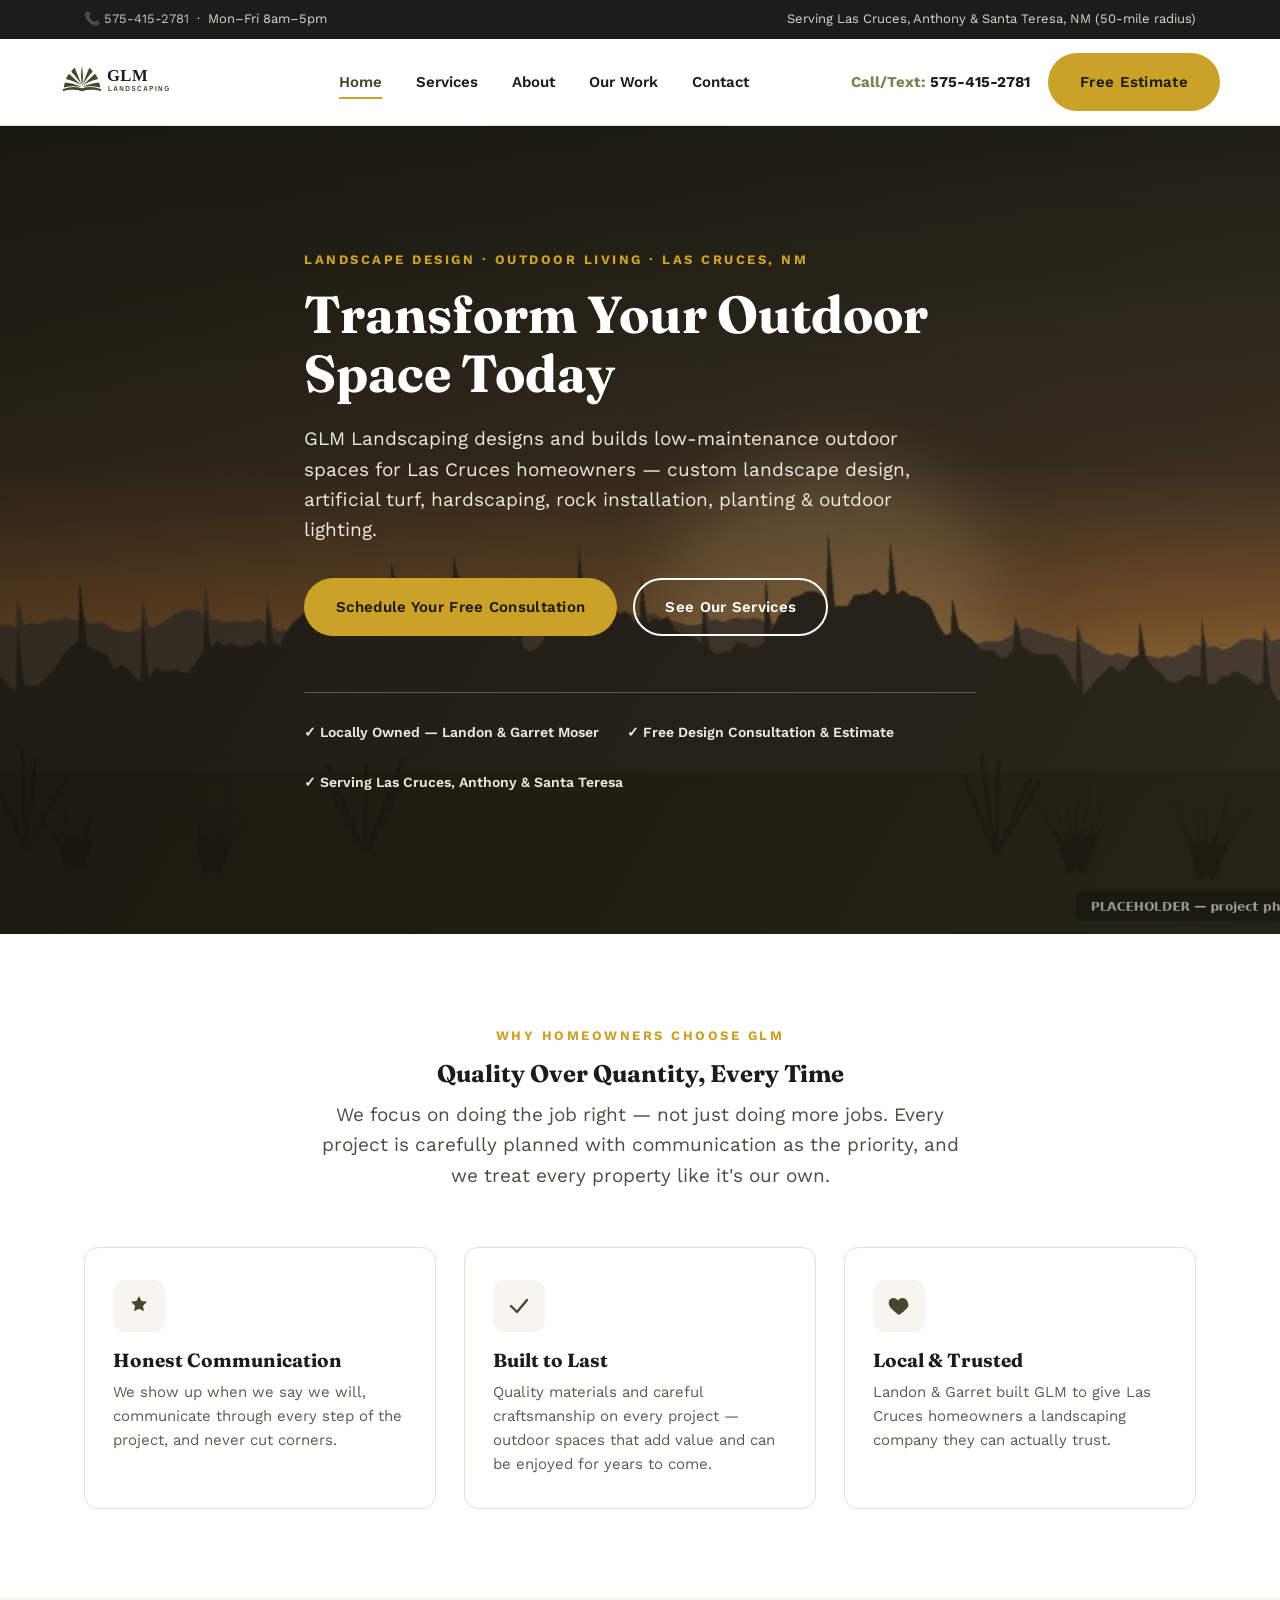
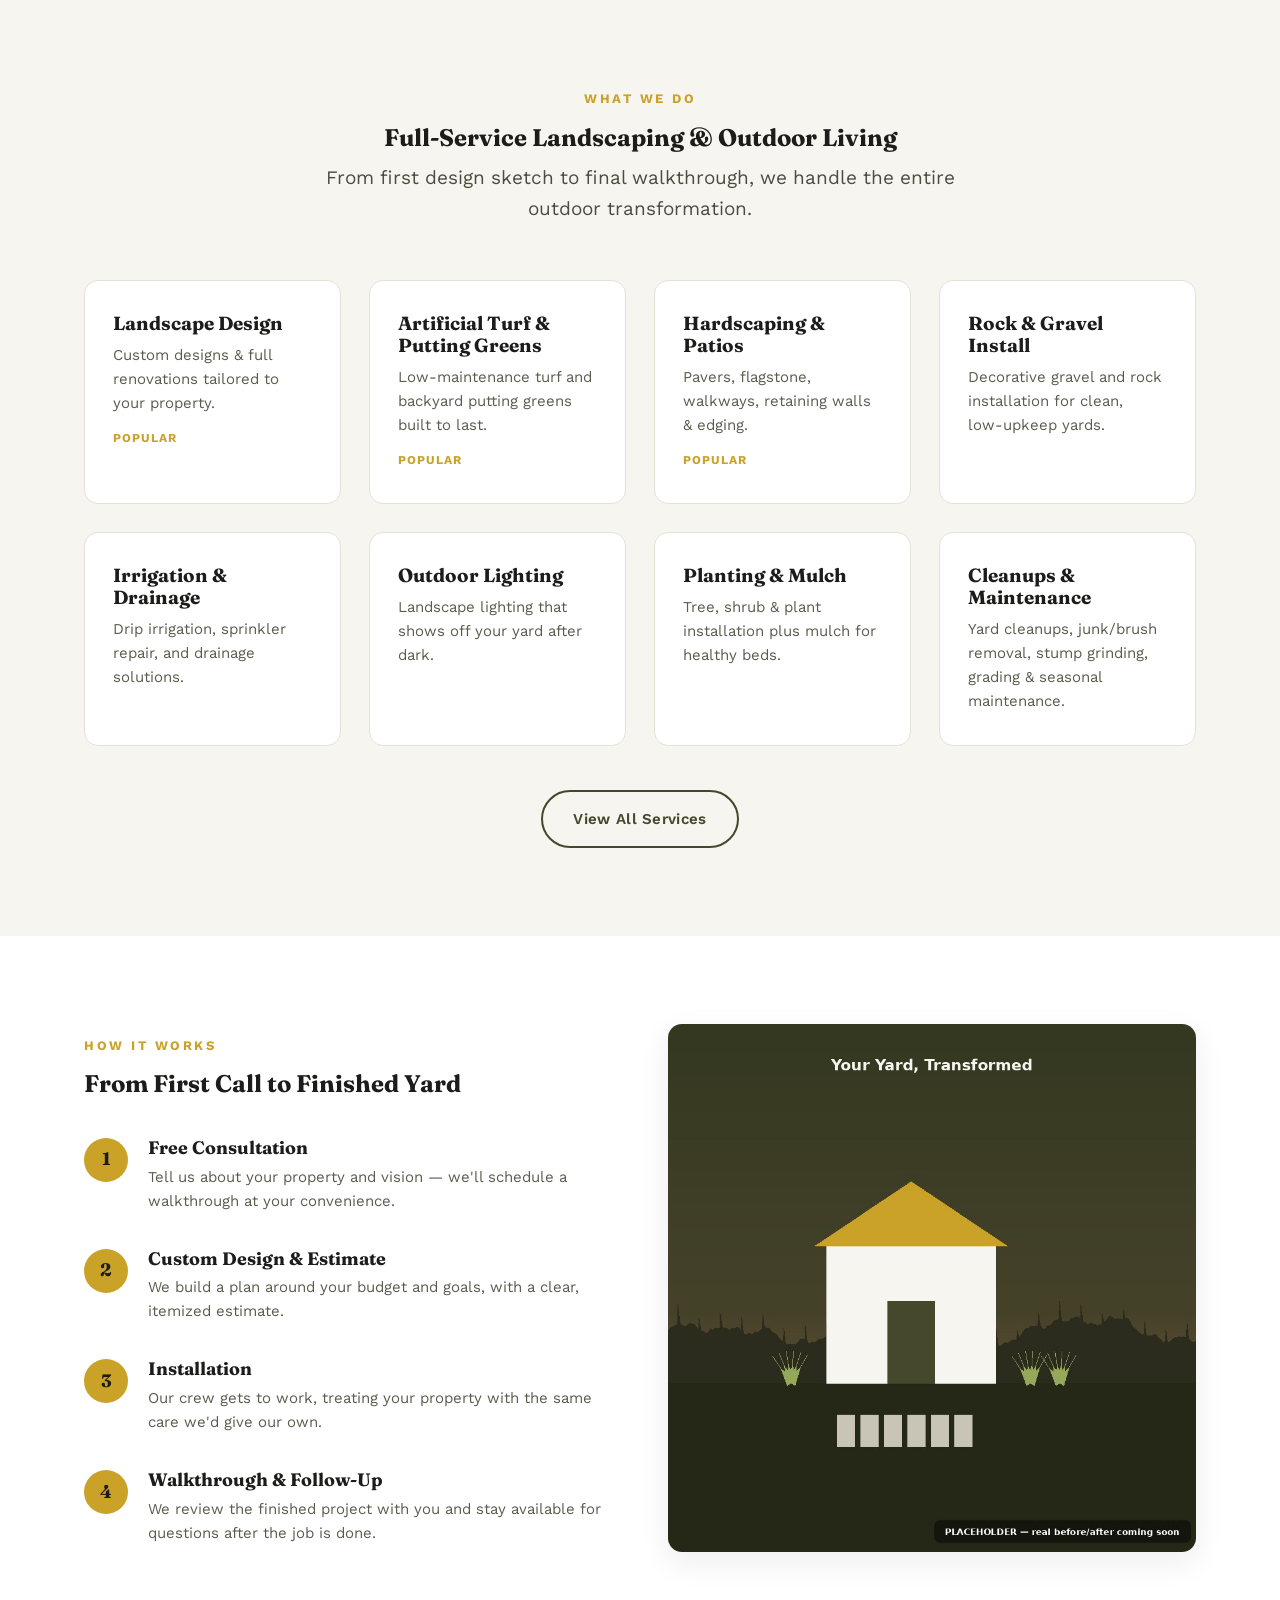
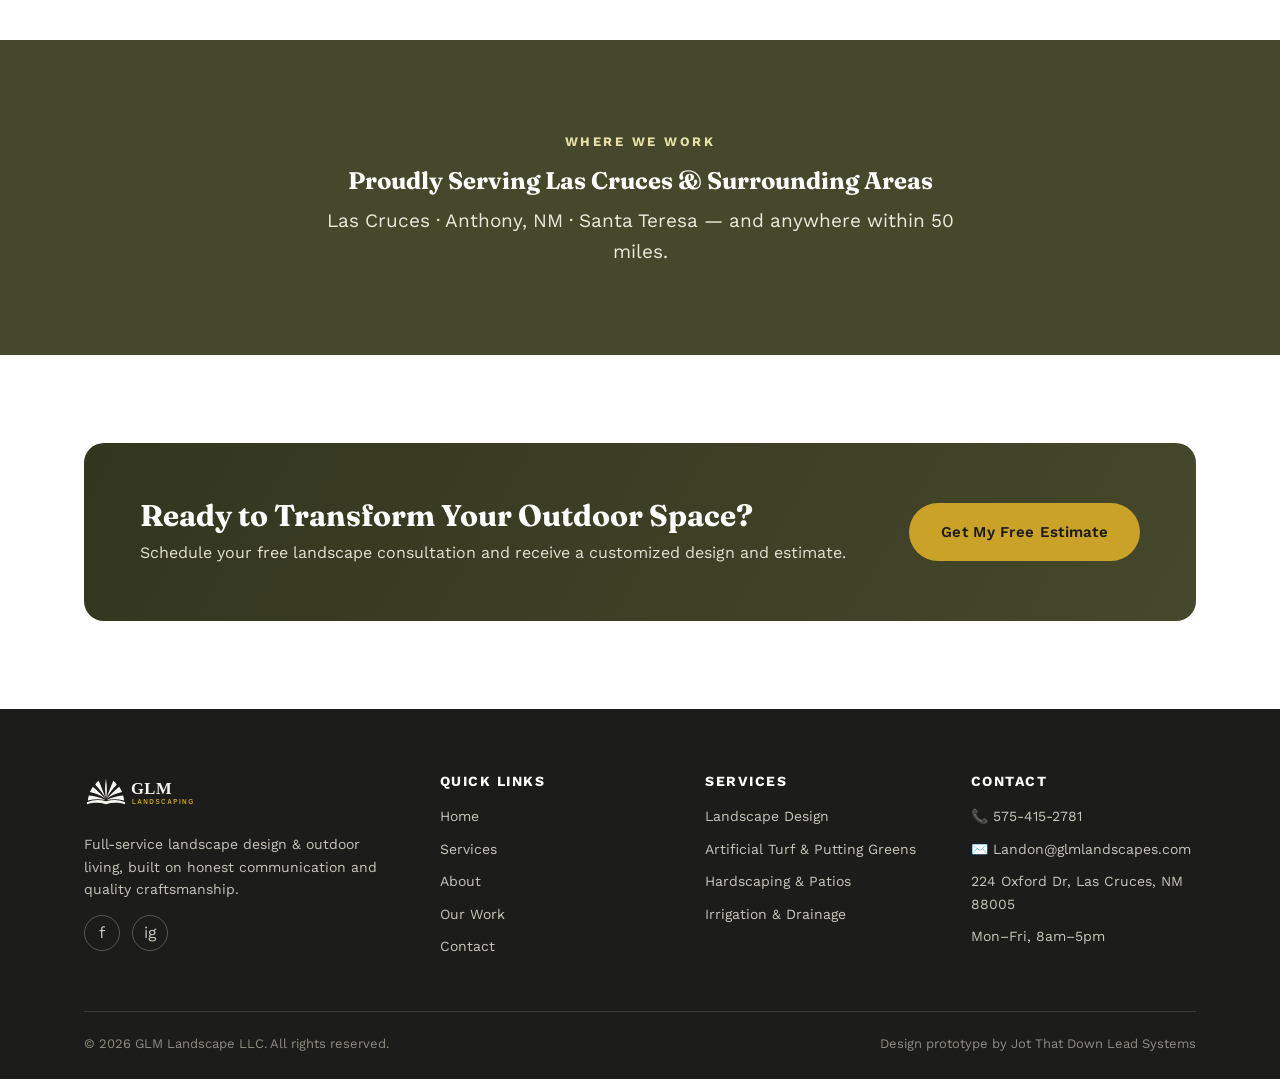
<file: index.html>
<!DOCTYPE html>
<html lang="en">
<head>
<meta charset="UTF-8">
<meta name="viewport" content="width=device-width, initial-scale=1.0">
<title>GLM Landscaping | Las Cruces, NM Landscape Design &amp; Outdoor Living</title>
<meta name="description" content="GLM Landscaping designs and builds low-maintenance outdoor spaces in Las Cruces, Anthony &amp; Santa Teresa, NM — landscape design, artificial turf, putting greens, hardscaping, patios &amp; more. Free consultation.">
<meta name="robots" content="index, follow">
<!-- PLACEHOLDER DOMAIN: replace glmlandscapes.com below once confirmed -->
<link rel="canonical" href="https://www.glmlandscapes.com/">

<link rel="icon" type="image/x-icon" href="favicon.ico">
<link rel="icon" type="image/png" sizes="32x32" href="assets/icons/favicon-32x32.png">
<link rel="icon" type="image/png" sizes="16x16" href="assets/icons/favicon-16x16.png">
<link rel="apple-touch-icon" sizes="180x180" href="assets/icons/apple-touch-icon.png">
<link rel="manifest" href="site.webmanifest">
<meta name="theme-color" content="#45482A">

<meta property="og:type" content="website">
<meta property="og:site_name" content="GLM Landscaping">
<meta property="og:url" content="https://www.glmlandscapes.com/">
<meta property="og:title" content="GLM Landscaping | Las Cruces, NM Landscape Design &amp; Outdoor Living">
<meta property="og:description" content="Custom landscape design, artificial turf, putting greens, hardscaping &amp; outdoor lighting for Las Cruces, Anthony &amp; Santa Teresa, NM. Free consultation.">
<meta property="og:image" content="https://www.glmlandscapes.com/assets/img/hero_bg.jpg">
<meta property="og:locale" content="en_US">
<meta name="twitter:card" content="summary_large_image">
<meta name="twitter:title" content="GLM Landscaping | Las Cruces, NM Landscape Design &amp; Outdoor Living">
<meta name="twitter:description" content="Custom landscape design, artificial turf, putting greens, hardscaping &amp; outdoor lighting for Las Cruces, Anthony &amp; Santa Teresa, NM.">
<meta name="twitter:image" content="https://www.glmlandscapes.com/assets/img/hero_bg.jpg">

<link rel="preconnect" href="https://fonts.googleapis.com">
<link href="https://fonts.googleapis.com/css2?family=Fraunces:wght@600;700&family=Work+Sans:wght@400;500;600;700&display=swap" rel="stylesheet">
<link rel="stylesheet" href="assets/styles.css">

<script type="application/ld+json">
{
  "@context": "https://schema.org",
  "@type": "HomeAndConstructionBusiness",
  "name": "GLM Landscaping",
  "alternateName": "GLM Landscape LLC",
  "image": "https://www.glmlandscapes.com/assets/img/hero_bg.jpg",
  "logo": "https://www.glmlandscapes.com/assets/icons/android-chrome-512x512.png",
  "url": "https://www.glmlandscapes.com/",
  "telephone": "+15754152781",
  "email": "Landon@glmlandscapes.com",
  "address": {
    "@type": "PostalAddress",
    "streetAddress": "224 Oxford Dr",
    "addressLocality": "Las Cruces",
    "addressRegion": "NM",
    "postalCode": "88005",
    "addressCountry": "US"
  },
  "areaServed": [
    { "@type": "City", "name": "Las Cruces, NM" },
    { "@type": "City", "name": "Anthony, NM" },
    { "@type": "City", "name": "Santa Teresa, NM" }
  ],
  "openingHoursSpecification": {
    "@type": "OpeningHoursSpecification",
    "dayOfWeek": ["Monday", "Tuesday", "Wednesday", "Thursday", "Friday"],
    "opens": "08:00",
    "closes": "17:00"
  },
  "priceRange": "$$"
}
</script>
</head>
<body>

<div class="topbar">
  <div class="container">
    <div>📞 <a href="tel:5754152781">575-415-2781</a> &nbsp;·&nbsp; Mon–Fri 8am–5pm</div>
    <div>Serving Las Cruces, Anthony &amp; Santa Teresa, NM (50‑mile radius)</div>
  </div>
</div>

<header class="site-header">
  <div class="container nav-row">
    <a href="index.html" class="logo-link"><img src="assets/logo_header.svg" alt="GLM Landscaping logo"></a>
    <nav class="main-nav">
      <ul>
        <li><a href="index.html" class="active">Home</a></li>
        <li><a href="services.html">Services</a></li>
        <li><a href="about.html">About</a></li>
        <li><a href="gallery.html">Our Work</a></li>
        <li><a href="contact.html">Contact</a></li>
      </ul>
    </nav>
    <div class="nav-actions">
      <div class="nav-phone"><span>Call/Text:</span> 575-415-2781</div>
      <a href="contact.html" class="btn btn-gold">Free Estimate</a>
      <button class="menu-toggle" aria-label="Menu">☰</button>
    </div>
  </div>
</header>

<!-- HERO -->
<section class="hero">
  <div class="container">
    <span class="eyebrow">Landscape Design · Outdoor Living · Las Cruces, NM</span>
    <h1>Transform Your Outdoor Space Today</h1>
    <p class="lead">GLM Landscaping designs and builds low‑maintenance outdoor spaces for Las Cruces homeowners — custom landscape design, artificial turf, hardscaping, rock installation, planting &amp; outdoor lighting.</p>
    <div class="hero-actions">
      <a href="contact.html" class="btn btn-gold">Schedule Your Free Consultation</a>
      <a href="services.html" class="btn btn-outline">See Our Services</a>
    </div>
    <div class="hero-trust">
      <div>✓ Locally Owned — Landon &amp; Garret Moser</div>
      <div>✓ Free Design Consultation &amp; Estimate</div>
      <div>✓ Serving Las Cruces, Anthony &amp; Santa Teresa</div>
    </div>
  </div>
</section>

<!-- INTRO / VALUE PROPS -->
<section>
  <div class="container">
    <div class="center" style="max-width:700px;margin:0 auto 56px;">
      <span class="eyebrow">Why Homeowners Choose GLM</span>
      <h2>Quality Over Quantity, Every Time</h2>
      <p class="lead">We focus on doing the job right — not just doing more jobs. Every project is carefully planned with communication as the priority, and we treat every property like it's our own.</p>
    </div>
    <div class="grid grid-3">
      <div class="card">
        <div class="icon-wrap">
          <svg width="24" height="24" viewBox="0 0 24 24" fill="none"><path d="M12 2l2.5 5 5.5.8-4 3.9.9 5.5L12 14.8 7.1 17.2l.9-5.5-4-3.9 5.5-.8L12 2z" fill="currentColor"/></svg>
        </div>
        <h3>Honest Communication</h3>
        <p>We show up when we say we will, communicate through every step of the project, and never cut corners.</p>
      </div>
      <div class="card">
        <div class="icon-wrap">
          <svg width="24" height="24" viewBox="0 0 24 24" fill="none"><path d="M4 12l6 6L20 6" stroke="currentColor" stroke-width="2.4" stroke-linecap="round" stroke-linejoin="round"/></svg>
        </div>
        <h3>Built to Last</h3>
        <p>Quality materials and careful craftsmanship on every project — outdoor spaces that add value and can be enjoyed for years to come.</p>
      </div>
      <div class="card">
        <div class="icon-wrap">
          <svg width="24" height="24" viewBox="0 0 24 24" fill="none"><path d="M12 21s-7-4.6-9.5-9C.7 8.2 2.4 4 6.5 4c2 0 3.5 1.2 4.5 2.6C12 5.2 13.5 4 15.5 4 19.6 4 21.3 8.2 21.5 12c-2.5 4.4-9.5 9-9.5 9z" fill="currentColor"/></svg>
        </div>
        <h3>Local &amp; Trusted</h3>
        <p>Landon &amp; Garret built GLM to give Las Cruces homeowners a landscaping company they can actually trust.</p>
      </div>
    </div>
  </div>
</section>

<!-- SERVICES OVERVIEW -->
<section class="section-cream">
  <div class="container">
    <div class="center" style="max-width:700px;margin:0 auto 56px;">
      <span class="eyebrow">What We Do</span>
      <h2>Full-Service Landscaping &amp; Outdoor Living</h2>
      <p class="lead">From first design sketch to final walkthrough, we handle the entire outdoor transformation.</p>
    </div>
    <div class="grid grid-4">
      <div class="card">
        <h3>Landscape Design</h3>
        <p>Custom designs &amp; full renovations tailored to your property.</p>
        <span class="tag">Popular</span>
      </div>
      <div class="card">
        <h3>Artificial Turf &amp; Putting Greens</h3>
        <p>Low‑maintenance turf and backyard putting greens built to last.</p>
        <span class="tag">Popular</span>
      </div>
      <div class="card">
        <h3>Hardscaping &amp; Patios</h3>
        <p>Pavers, flagstone, walkways, retaining walls &amp; edging.</p>
        <span class="tag">Popular</span>
      </div>
      <div class="card">
        <h3>Rock &amp; Gravel Install</h3>
        <p>Decorative gravel and rock installation for clean, low‑upkeep yards.</p>
      </div>
      <div class="card">
        <h3>Irrigation &amp; Drainage</h3>
        <p>Drip irrigation, sprinkler repair, and drainage solutions.</p>
      </div>
      <div class="card">
        <h3>Outdoor Lighting</h3>
        <p>Landscape lighting that shows off your yard after dark.</p>
      </div>
      <div class="card">
        <h3>Planting &amp; Mulch</h3>
        <p>Tree, shrub &amp; plant installation plus mulch for healthy beds.</p>
      </div>
      <div class="card">
        <h3>Cleanups &amp; Maintenance</h3>
        <p>Yard cleanups, junk/brush removal, stump grinding, grading &amp; seasonal maintenance.</p>
      </div>
    </div>
    <div class="center" style="margin-top:44px;">
      <a href="services.html" class="btn btn-outline-dark">View All Services</a>
    </div>
  </div>
</section>

<!-- PROCESS -->
<section>
  <div class="container two-col">
    <div>
      <span class="eyebrow">How It Works</span>
      <h2>From First Call to Finished Yard</h2>
      <div class="steps" style="margin-top:40px;">
        <div class="step">
          <h3>Free Consultation</h3>
          <p>Tell us about your property and vision — we'll schedule a walkthrough at your convenience.</p>
        </div>
        <div class="step">
          <h3>Custom Design &amp; Estimate</h3>
          <p>We build a plan around your budget and goals, with a clear, itemized estimate.</p>
        </div>
        <div class="step">
          <h3>Installation</h3>
          <p>Our crew gets to work, treating your property with the same care we'd give our own.</p>
        </div>
        <div class="step">
          <h3>Walkthrough &amp; Follow-Up</h3>
          <p>We review the finished project with you and stay available for questions after the job is done.</p>
        </div>
      </div>
    </div>
    <div class="img-frame"><img src="assets/img/process.jpg" alt="Illustration placeholder — real project photos coming soon"></div>
  </div>
</section>

<!-- SERVICE AREA -->
<section class="section-green">
  <div class="container center">
    <span class="eyebrow" style="color:#e9dfa8;">Where We Work</span>
    <h2>Proudly Serving Las Cruces &amp; Surrounding Areas</h2>
    <p class="lead" style="color:#eceadd;margin:0 auto;">Las Cruces · Anthony, NM · Santa Teresa — and anywhere within 50 miles.</p>
  </div>
</section>

<!-- CTA -->
<section>
  <div class="container">
    <div class="cta-band">
      <div>
        <h2>Ready to Transform Your Outdoor Space?</h2>
        <p>Schedule your free landscape consultation and receive a customized design and estimate.</p>
      </div>
      <a href="contact.html" class="btn btn-gold">Get My Free Estimate</a>
    </div>
  </div>
</section>

<!-- FOOTER -->
<footer class="site-footer">
  <div class="container">
    <div class="footer-grid">
      <div>
        <img src="assets/logo_header_light.svg" alt="GLM Landscaping" style="height:44px;margin-bottom:16px;">
        <p style="font-size:14px;">Full-service landscape design &amp; outdoor living, built on honest communication and quality craftsmanship.</p>
        <div class="social-row">
          <a href="#" aria-label="Facebook">f</a>
          <a href="#" aria-label="Instagram">ig</a>
        </div>
      </div>
      <div>
        <h4>Quick Links</h4>
        <ul>
          <li><a href="index.html">Home</a></li>
          <li><a href="services.html">Services</a></li>
          <li><a href="about.html">About</a></li>
          <li><a href="gallery.html">Our Work</a></li>
          <li><a href="contact.html">Contact</a></li>
        </ul>
      </div>
      <div>
        <h4>Services</h4>
        <ul>
          <li><a href="services.html">Landscape Design</a></li>
          <li><a href="services.html">Artificial Turf &amp; Putting Greens</a></li>
          <li><a href="services.html">Hardscaping &amp; Patios</a></li>
          <li><a href="services.html">Irrigation &amp; Drainage</a></li>
        </ul>
      </div>
      <div>
        <h4>Contact</h4>
        <ul>
          <li>📞 <a href="tel:5754152781">575-415-2781</a></li>
          <li>✉️ <a href="mailto:Landon@glmlandscapes.com">Landon@glmlandscapes.com</a></li>
          <li>224 Oxford Dr, Las Cruces, NM 88005</li>
          <li>Mon–Fri, 8am–5pm</li>
        </ul>
      </div>
    </div>
    <div class="footer-bottom">
      <div>© 2026 GLM Landscape LLC. All rights reserved.</div>
      <div>Design prototype by Jot That Down Lead Systems</div>
    </div>
  </div>
</footer>

<script src="assets/main.js"></script>
</body>
</html>
</file>
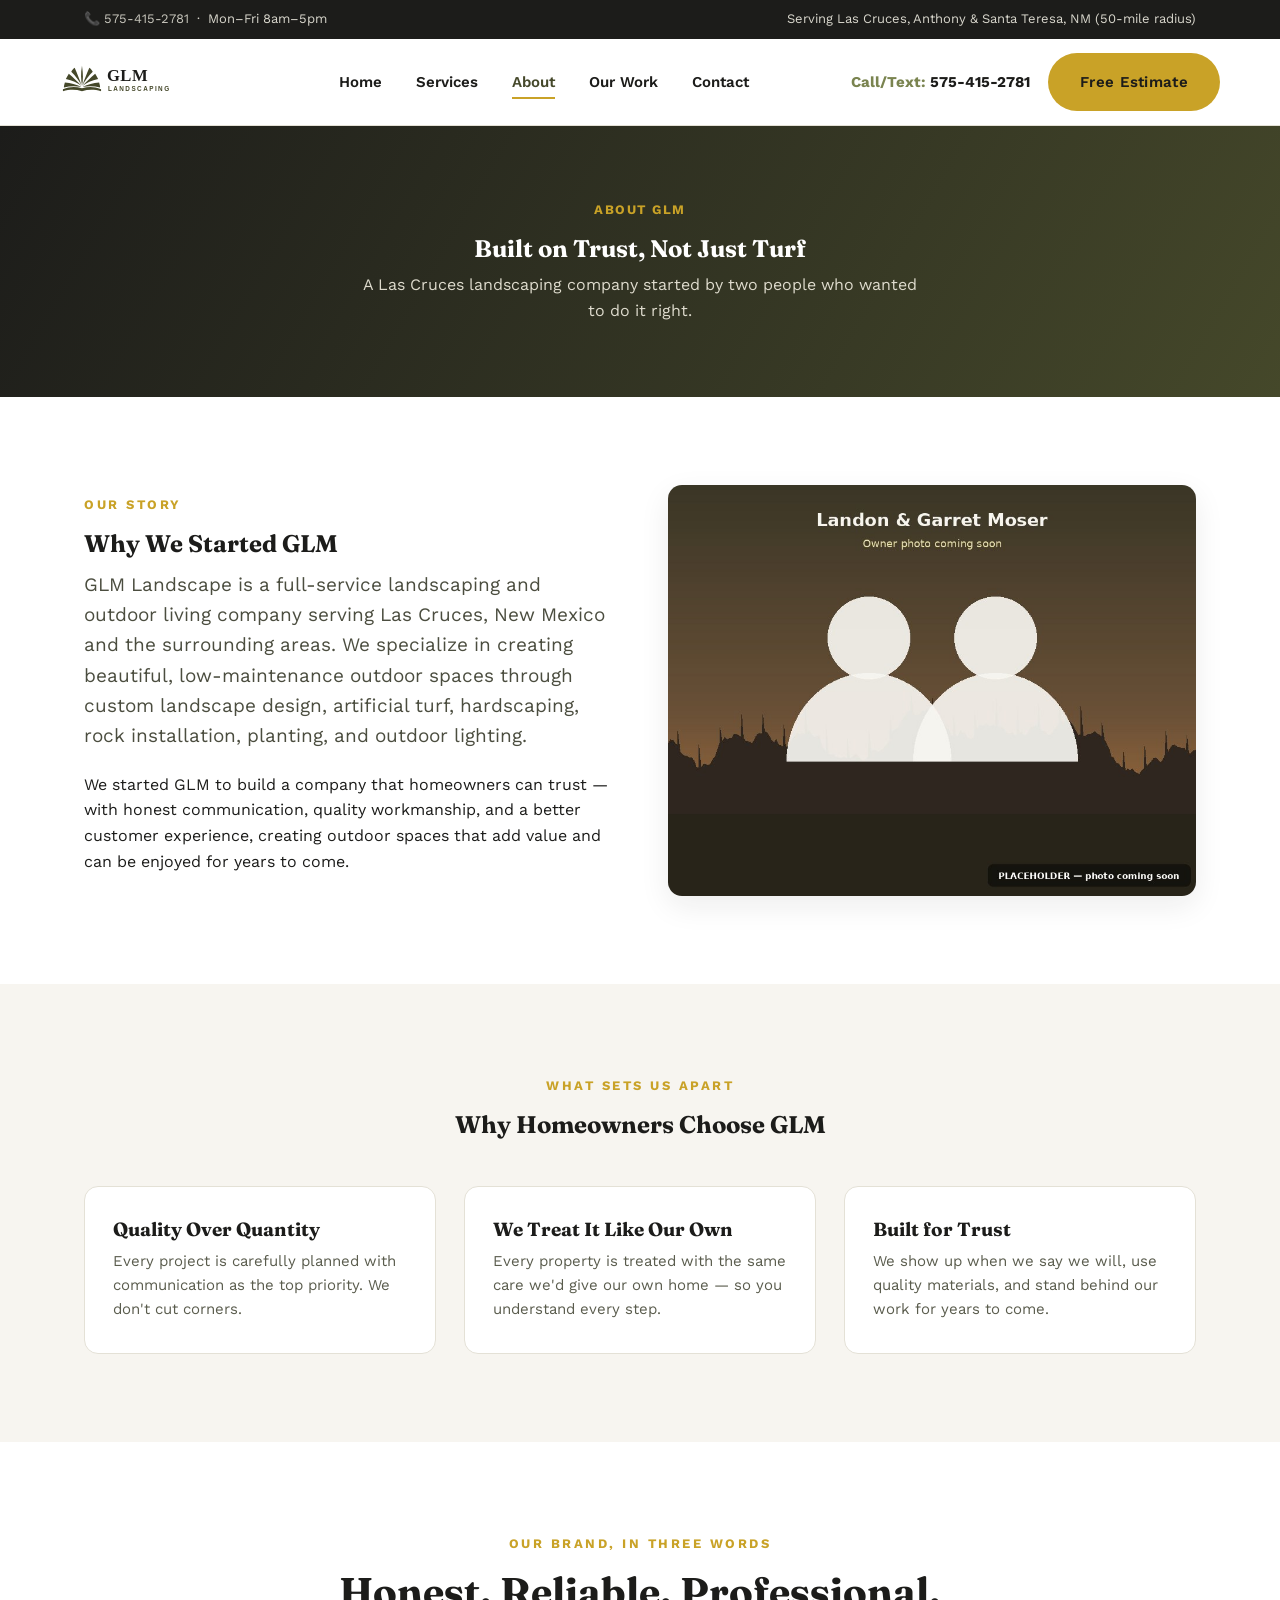
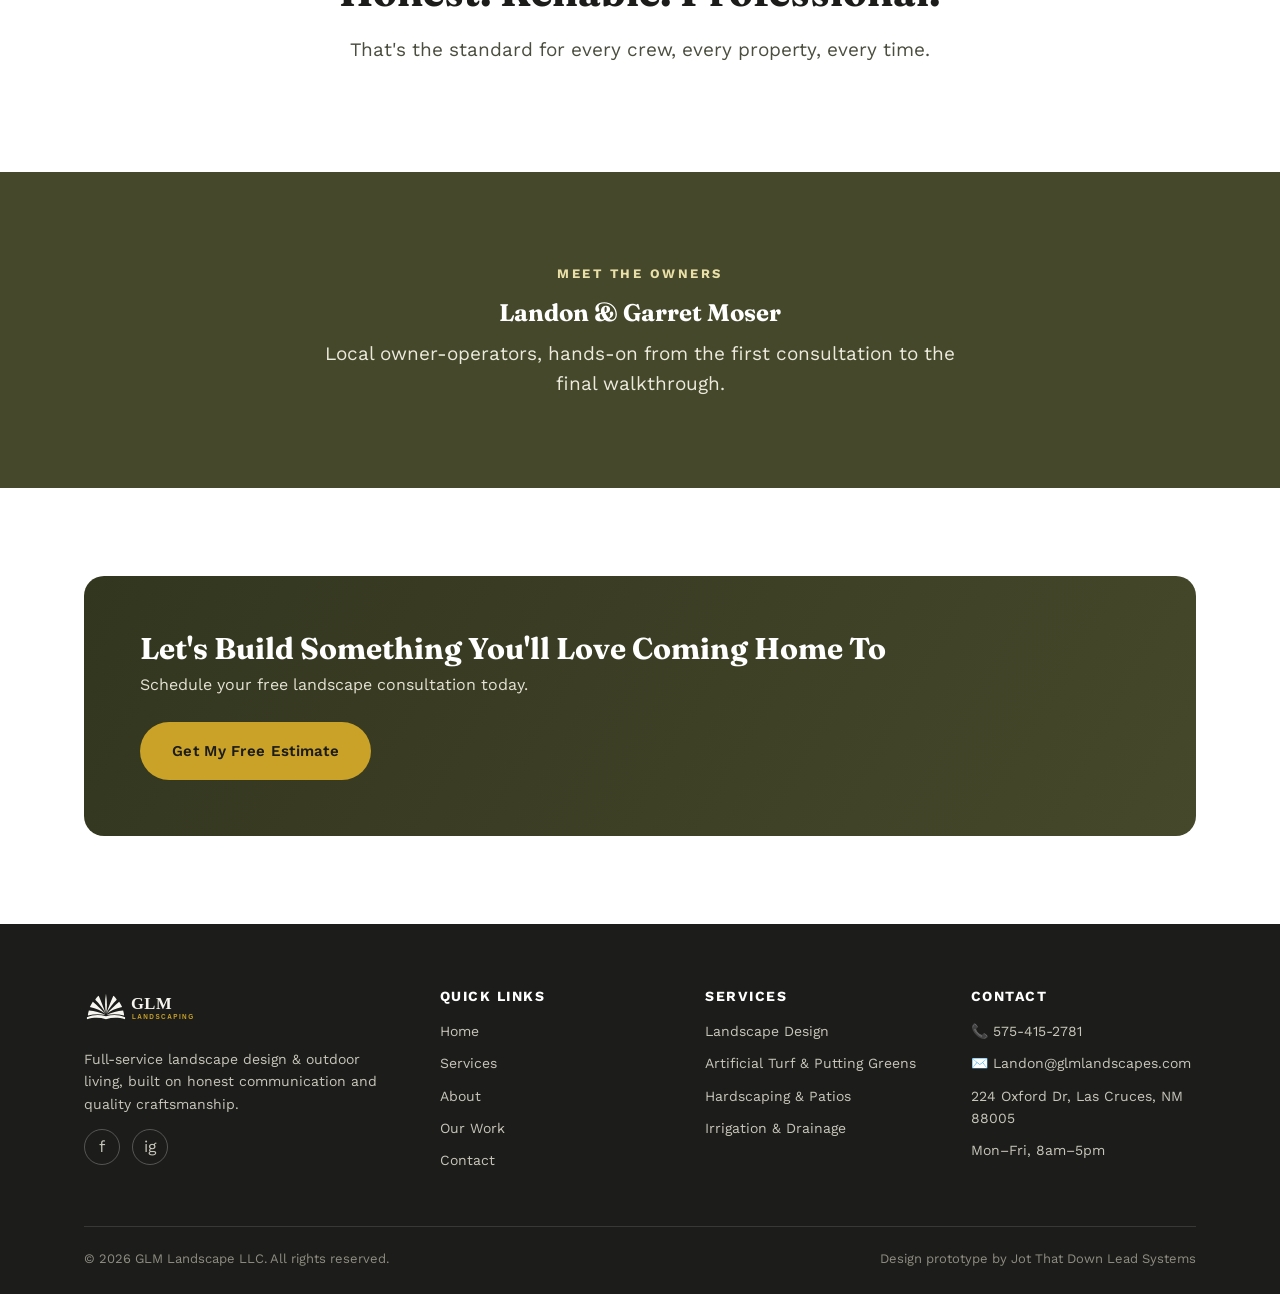
<file: about.html>
<!DOCTYPE html>
<html lang="en">
<head>
<meta charset="UTF-8">
<meta name="viewport" content="width=device-width, initial-scale=1.0">
<title>About Us | GLM Landscaping — Las Cruces, NM</title>
<meta name="description" content="Meet Landon &amp; Garret Moser, owners of GLM Landscaping — a Las Cruces, NM landscape design &amp; outdoor living company built on honest communication and quality craftsmanship.">
<meta name="robots" content="index, follow">
<!-- PLACEHOLDER DOMAIN: replace glmlandscapes.com below once confirmed -->
<link rel="canonical" href="https://www.glmlandscapes.com/about.html">

<link rel="icon" type="image/x-icon" href="favicon.ico">
<link rel="icon" type="image/png" sizes="32x32" href="assets/icons/favicon-32x32.png">
<link rel="icon" type="image/png" sizes="16x16" href="assets/icons/favicon-16x16.png">
<link rel="apple-touch-icon" sizes="180x180" href="assets/icons/apple-touch-icon.png">
<link rel="manifest" href="site.webmanifest">
<meta name="theme-color" content="#45482A">

<meta property="og:type" content="website">
<meta property="og:site_name" content="GLM Landscaping">
<meta property="og:url" content="https://www.glmlandscapes.com/about.html">
<meta property="og:title" content="About Us | GLM Landscaping — Las Cruces, NM">
<meta property="og:description" content="Meet Landon &amp; Garret Moser, owners of GLM Landscaping — built on honest communication and quality craftsmanship.">
<meta property="og:image" content="https://www.glmlandscapes.com/assets/img/about_owners.jpg">
<meta property="og:locale" content="en_US">
<meta name="twitter:card" content="summary_large_image">
<meta name="twitter:title" content="About Us | GLM Landscaping — Las Cruces, NM">
<meta name="twitter:description" content="Meet Landon &amp; Garret Moser, owners of GLM Landscaping.">
<meta name="twitter:image" content="https://www.glmlandscapes.com/assets/img/about_owners.jpg">

<link rel="preconnect" href="https://fonts.googleapis.com">
<link href="https://fonts.googleapis.com/css2?family=Fraunces:wght@600;700&family=Work+Sans:wght@400;500;600;700&display=swap" rel="stylesheet">
<link rel="stylesheet" href="assets/styles.css">

<script type="application/ld+json">
{
  "@context": "https://schema.org",
  "@type": "HomeAndConstructionBusiness",
  "name": "GLM Landscaping",
  "alternateName": "GLM Landscape LLC",
  "image": "https://www.glmlandscapes.com/assets/img/hero_bg.jpg",
  "logo": "https://www.glmlandscapes.com/assets/icons/android-chrome-512x512.png",
  "url": "https://www.glmlandscapes.com/",
  "telephone": "+15754152781",
  "email": "Landon@glmlandscapes.com",
  "address": {
    "@type": "PostalAddress",
    "streetAddress": "224 Oxford Dr",
    "addressLocality": "Las Cruces",
    "addressRegion": "NM",
    "postalCode": "88005",
    "addressCountry": "US"
  },
  "areaServed": [
    { "@type": "City", "name": "Las Cruces, NM" },
    { "@type": "City", "name": "Anthony, NM" },
    { "@type": "City", "name": "Santa Teresa, NM" }
  ],
  "openingHoursSpecification": {
    "@type": "OpeningHoursSpecification",
    "dayOfWeek": ["Monday", "Tuesday", "Wednesday", "Thursday", "Friday"],
    "opens": "08:00",
    "closes": "17:00"
  },
  "priceRange": "$$"
}
</script>
</head>
<body>

<div class="topbar">
  <div class="container">
    <div>📞 <a href="tel:5754152781">575-415-2781</a> &nbsp;·&nbsp; Mon–Fri 8am–5pm</div>
    <div>Serving Las Cruces, Anthony &amp; Santa Teresa, NM (50‑mile radius)</div>
  </div>
</div>

<header class="site-header">
  <div class="container nav-row">
    <a href="index.html" class="logo-link"><img src="assets/logo_header.svg" alt="GLM Landscaping logo"></a>
    <nav class="main-nav">
      <ul>
        <li><a href="index.html">Home</a></li>
        <li><a href="services.html">Services</a></li>
        <li><a href="about.html" class="active">About</a></li>
        <li><a href="gallery.html">Our Work</a></li>
        <li><a href="contact.html">Contact</a></li>
      </ul>
    </nav>
    <div class="nav-actions">
      <div class="nav-phone"><span>Call/Text:</span> 575-415-2781</div>
      <a href="contact.html" class="btn btn-gold">Free Estimate</a>
      <button class="menu-toggle" aria-label="Menu">☰</button>
    </div>
  </div>
</header>

<section class="page-hero">
  <div class="container">
    <div class="breadcrumb">About GLM</div>
    <h1>Built on Trust, Not Just Turf</h1>
    <p>A Las Cruces landscaping company started by two people who wanted to do it right.</p>
  </div>
</section>

<section>
  <div class="container two-col">
    <div>
      <span class="eyebrow">Our Story</span>
      <h2>Why We Started GLM</h2>
      <p class="lead" style="margin-bottom:20px;">GLM Landscape is a full-service landscaping and outdoor living company serving Las Cruces, New Mexico and the surrounding areas. We specialize in creating beautiful, low‑maintenance outdoor spaces through custom landscape design, artificial turf, hardscaping, rock installation, planting, and outdoor lighting.</p>
      <p>We started GLM to build a company that homeowners can trust — with honest communication, quality workmanship, and a better customer experience, creating outdoor spaces that add value and can be enjoyed for years to come.</p>
    </div>
    <div class="img-frame"><img src="assets/img/about_owners.jpg" alt="Placeholder — Landon & Garret Moser photo coming soon"></div>
  </div>
</section>

<section class="section-cream">
  <div class="container">
    <div class="center" style="max-width:700px;margin:0 auto 48px;">
      <span class="eyebrow">What Sets Us Apart</span>
      <h2>Why Homeowners Choose GLM</h2>
    </div>
    <div class="grid grid-3">
      <div class="card">
        <h3>Quality Over Quantity</h3>
        <p>Every project is carefully planned with communication as the top priority. We don't cut corners.</p>
      </div>
      <div class="card">
        <h3>We Treat It Like Our Own</h3>
        <p>Every property is treated with the same care we'd give our own home — so you understand every step.</p>
      </div>
      <div class="card">
        <h3>Built for Trust</h3>
        <p>We show up when we say we will, use quality materials, and stand behind our work for years to come.</p>
      </div>
    </div>
  </div>
</section>

<section>
  <div class="container center" style="max-width:760px;margin:0 auto;">
    <span class="eyebrow">Our Brand, In Three Words</span>
    <h2 style="font-size:40px;">Honest. Reliable. Professional.</h2>
    <p class="lead">That's the standard for every crew, every property, every time.</p>
  </div>
</section>

<section class="section-green">
  <div class="container center">
    <span class="eyebrow" style="color:#e9dfa8;">Meet the Owners</span>
    <h2>Landon &amp; Garret Moser</h2>
    <p class="lead" style="margin:0 auto;color:#eceadd;">Local owner-operators, hands-on from the first consultation to the final walkthrough.</p>
  </div>
</section>

<section>
  <div class="container">
    <div class="cta-band">
      <div>
        <h2>Let's Build Something You'll Love Coming Home To</h2>
        <p>Schedule your free landscape consultation today.</p>
      </div>
      <a href="contact.html" class="btn btn-gold">Get My Free Estimate</a>
    </div>
  </div>
</section>

<footer class="site-footer">
  <div class="container">
    <div class="footer-grid">
      <div>
        <img src="assets/logo_header_light.svg" alt="GLM Landscaping" style="height:44px;margin-bottom:16px;">
        <p style="font-size:14px;">Full-service landscape design &amp; outdoor living, built on honest communication and quality craftsmanship.</p>
        <div class="social-row">
          <a href="#" aria-label="Facebook">f</a>
          <a href="#" aria-label="Instagram">ig</a>
        </div>
      </div>
      <div>
        <h4>Quick Links</h4>
        <ul>
          <li><a href="index.html">Home</a></li>
          <li><a href="services.html">Services</a></li>
          <li><a href="about.html">About</a></li>
          <li><a href="gallery.html">Our Work</a></li>
          <li><a href="contact.html">Contact</a></li>
        </ul>
      </div>
      <div>
        <h4>Services</h4>
        <ul>
          <li><a href="services.html">Landscape Design</a></li>
          <li><a href="services.html">Artificial Turf &amp; Putting Greens</a></li>
          <li><a href="services.html">Hardscaping &amp; Patios</a></li>
          <li><a href="services.html">Irrigation &amp; Drainage</a></li>
        </ul>
      </div>
      <div>
        <h4>Contact</h4>
        <ul>
          <li>📞 <a href="tel:5754152781">575-415-2781</a></li>
          <li>✉️ <a href="mailto:Landon@glmlandscapes.com">Landon@glmlandscapes.com</a></li>
          <li>224 Oxford Dr, Las Cruces, NM 88005</li>
          <li>Mon–Fri, 8am–5pm</li>
        </ul>
      </div>
    </div>
    <div class="footer-bottom">
      <div>© 2026 GLM Landscape LLC. All rights reserved.</div>
      <div>Design prototype by Jot That Down Lead Systems</div>
    </div>
  </div>
</footer>

<script src="assets/main.js"></script>
</body>
</html>
</file>
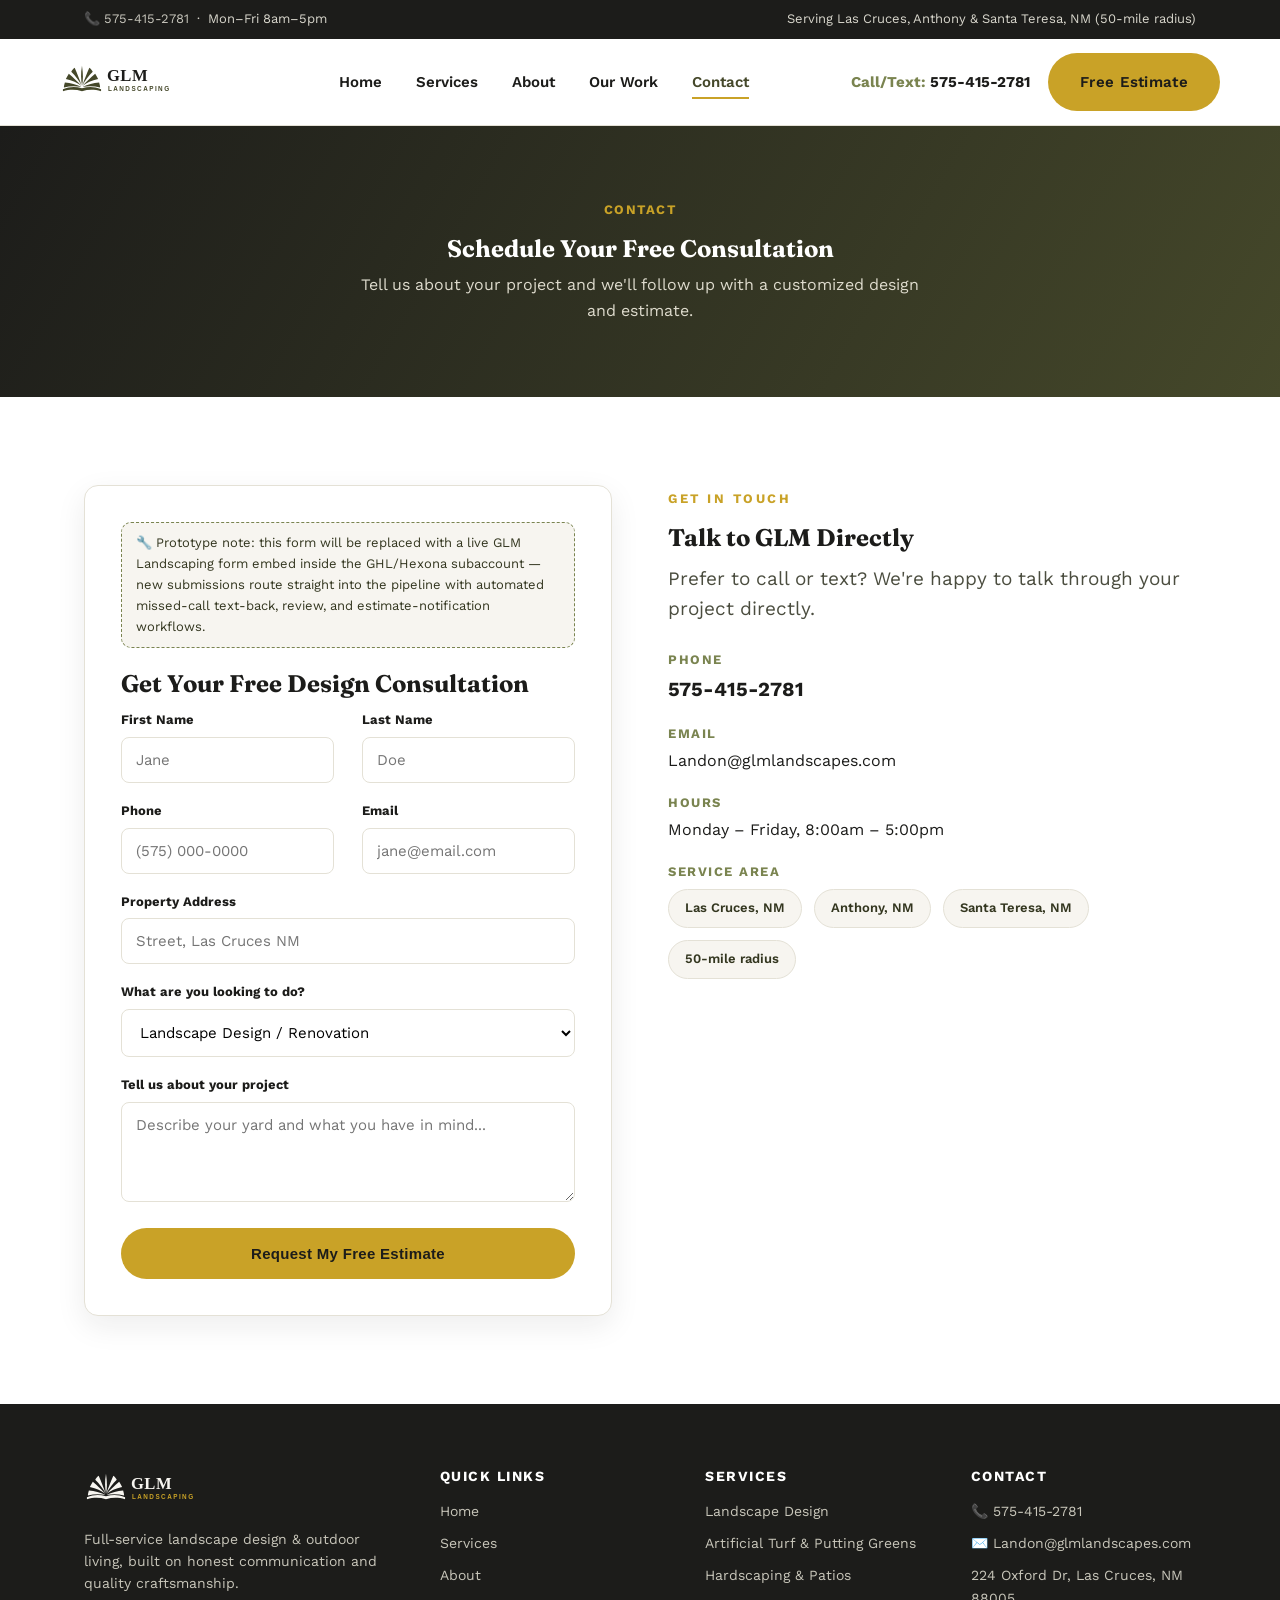
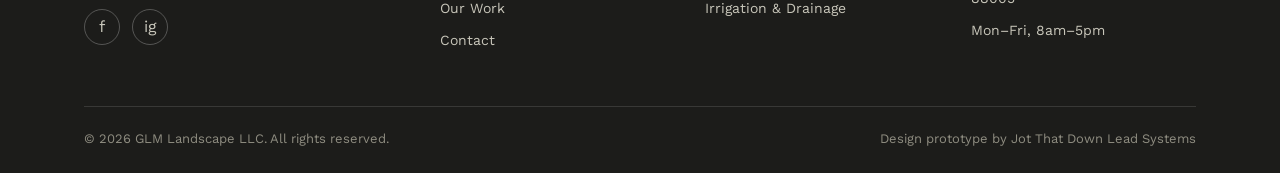
<file: contact.html>
<!DOCTYPE html>
<html lang="en">
<head>
<meta charset="UTF-8">
<meta name="viewport" content="width=device-width, initial-scale=1.0">
<title>Contact &amp; Free Estimate | GLM Landscaping — Las Cruces, NM</title>
<meta name="description" content="Schedule your free landscape consultation with GLM Landscaping — serving Las Cruces, Anthony &amp; Santa Teresa, NM.">
<meta name="robots" content="index, follow">
<!-- PLACEHOLDER DOMAIN: replace glmlandscapes.com below once confirmed -->
<link rel="canonical" href="https://www.glmlandscapes.com/contact.html">

<link rel="icon" type="image/x-icon" href="favicon.ico">
<link rel="icon" type="image/png" sizes="32x32" href="assets/icons/favicon-32x32.png">
<link rel="icon" type="image/png" sizes="16x16" href="assets/icons/favicon-16x16.png">
<link rel="apple-touch-icon" sizes="180x180" href="assets/icons/apple-touch-icon.png">
<link rel="manifest" href="site.webmanifest">
<meta name="theme-color" content="#45482A">

<meta property="og:type" content="website">
<meta property="og:site_name" content="GLM Landscaping">
<meta property="og:url" content="https://www.glmlandscapes.com/contact.html">
<meta property="og:title" content="Contact &amp; Free Estimate | GLM Landscaping — Las Cruces, NM">
<meta property="og:description" content="Schedule your free landscape consultation with GLM Landscaping — serving Las Cruces, Anthony &amp; Santa Teresa, NM.">
<meta property="og:image" content="https://www.glmlandscapes.com/assets/img/hero_bg.jpg">
<meta property="og:locale" content="en_US">
<meta name="twitter:card" content="summary_large_image">
<meta name="twitter:title" content="Contact &amp; Free Estimate | GLM Landscaping — Las Cruces, NM">
<meta name="twitter:description" content="Schedule your free landscape consultation with GLM Landscaping.">
<meta name="twitter:image" content="https://www.glmlandscapes.com/assets/img/hero_bg.jpg">

<link rel="preconnect" href="https://fonts.googleapis.com">
<link href="https://fonts.googleapis.com/css2?family=Fraunces:wght@600;700&family=Work+Sans:wght@400;500;600;700&display=swap" rel="stylesheet">
<link rel="stylesheet" href="assets/styles.css">

<script type="application/ld+json">
{
  "@context": "https://schema.org",
  "@type": "HomeAndConstructionBusiness",
  "name": "GLM Landscaping",
  "alternateName": "GLM Landscape LLC",
  "image": "https://www.glmlandscapes.com/assets/img/hero_bg.jpg",
  "logo": "https://www.glmlandscapes.com/assets/icons/android-chrome-512x512.png",
  "url": "https://www.glmlandscapes.com/",
  "telephone": "+15754152781",
  "email": "Landon@glmlandscapes.com",
  "address": {
    "@type": "PostalAddress",
    "streetAddress": "224 Oxford Dr",
    "addressLocality": "Las Cruces",
    "addressRegion": "NM",
    "postalCode": "88005",
    "addressCountry": "US"
  },
  "areaServed": [
    { "@type": "City", "name": "Las Cruces, NM" },
    { "@type": "City", "name": "Anthony, NM" },
    { "@type": "City", "name": "Santa Teresa, NM" }
  ],
  "openingHoursSpecification": {
    "@type": "OpeningHoursSpecification",
    "dayOfWeek": ["Monday", "Tuesday", "Wednesday", "Thursday", "Friday"],
    "opens": "08:00",
    "closes": "17:00"
  },
  "priceRange": "$$"
}
</script>
</head>
<body>

<div class="topbar">
  <div class="container">
    <div>📞 <a href="tel:5754152781">575-415-2781</a> &nbsp;·&nbsp; Mon–Fri 8am–5pm</div>
    <div>Serving Las Cruces, Anthony &amp; Santa Teresa, NM (50‑mile radius)</div>
  </div>
</div>

<header class="site-header">
  <div class="container nav-row">
    <a href="index.html" class="logo-link"><img src="assets/logo_header.svg" alt="GLM Landscaping logo"></a>
    <nav class="main-nav">
      <ul>
        <li><a href="index.html">Home</a></li>
        <li><a href="services.html">Services</a></li>
        <li><a href="about.html">About</a></li>
        <li><a href="gallery.html">Our Work</a></li>
        <li><a href="contact.html" class="active">Contact</a></li>
      </ul>
    </nav>
    <div class="nav-actions">
      <div class="nav-phone"><span>Call/Text:</span> 575-415-2781</div>
      <a href="contact.html" class="btn btn-gold">Free Estimate</a>
      <button class="menu-toggle" aria-label="Menu">☰</button>
    </div>
  </div>
</header>

<section class="page-hero">
  <div class="container">
    <div class="breadcrumb">Contact</div>
    <h1>Schedule Your Free Consultation</h1>
    <p>Tell us about your project and we'll follow up with a customized design and estimate.</p>
  </div>
</section>

<section>
  <div class="container two-col" style="align-items:flex-start;">
    <div class="form-card">
      <div class="form-embed-note">🔧 Prototype note: this form will be replaced with a live GLM Landscaping form embed inside the GHL/Hexona subaccount — new submissions route straight into the pipeline with automated missed-call text-back, review, and estimate-notification workflows.</div>
      <h2 style="font-size:24px;">Get Your Free Design Consultation</h2>
      <form data-prototype-form>
        <div class="grid grid-2">
          <div class="field"><label>First Name</label><input type="text" placeholder="Jane"></div>
          <div class="field"><label>Last Name</label><input type="text" placeholder="Doe"></div>
        </div>
        <div class="grid grid-2">
          <div class="field"><label>Phone</label><input type="tel" placeholder="(575) 000-0000"></div>
          <div class="field"><label>Email</label><input type="email" placeholder="jane@email.com"></div>
        </div>
        <div class="field"><label>Property Address</label><input type="text" placeholder="Street, Las Cruces NM"></div>
        <div class="field">
          <label>What are you looking to do?</label>
          <select>
            <option>Landscape Design / Renovation</option>
            <option>Artificial Turf / Putting Green</option>
            <option>Patio, Pavers or Flagstone</option>
            <option>Irrigation / Drainage / Sprinkler Repair</option>
            <option>Outdoor Lighting</option>
            <option>Yard Cleanup / Maintenance</option>
            <option>Something Else</option>
          </select>
        </div>
        <div class="field"><label>Tell us about your project</label><textarea rows="4" placeholder="Describe your yard and what you have in mind..."></textarea></div>
        <button type="submit" class="btn btn-gold" style="width:100%;justify-content:center;">Request My Free Estimate</button>
      </form>
    </div>

    <div>
      <span class="eyebrow">Get In Touch</span>
      <h2>Talk to GLM Directly</h2>
      <p class="lead">Prefer to call or text? We're happy to talk through your project directly.</p>
      <div style="margin-top:28px;">
        <h4 style="font-family:'Work Sans';text-transform:uppercase;font-size:13px;letter-spacing:1.5px;color:var(--sage);margin-bottom:6px;">Phone</h4>
        <p style="font-size:20px;font-weight:700;margin-bottom:22px;"><a href="tel:5754152781">575-415-2781</a></p>

        <h4 style="font-family:'Work Sans';text-transform:uppercase;font-size:13px;letter-spacing:1.5px;color:var(--sage);margin-bottom:6px;">Email</h4>
        <p style="font-size:16px;margin-bottom:22px;"><a href="mailto:Landon@glmlandscapes.com">Landon@glmlandscapes.com</a></p>

        <h4 style="font-family:'Work Sans';text-transform:uppercase;font-size:13px;letter-spacing:1.5px;color:var(--sage);margin-bottom:6px;">Hours</h4>
        <p style="margin-bottom:22px;">Monday – Friday, 8:00am – 5:00pm</p>

        <h4 style="font-family:'Work Sans';text-transform:uppercase;font-size:13px;letter-spacing:1.5px;color:var(--sage);margin-bottom:6px;">Service Area</h4>
        <div class="badge-list">
          <span class="badge">Las Cruces, NM</span>
          <span class="badge">Anthony, NM</span>
          <span class="badge">Santa Teresa, NM</span>
          <span class="badge">50-mile radius</span>
        </div>
      </div>
    </div>
  </div>
</section>

<footer class="site-footer">
  <div class="container">
    <div class="footer-grid">
      <div>
        <img src="assets/logo_header_light.svg" alt="GLM Landscaping" style="height:44px;margin-bottom:16px;">
        <p style="font-size:14px;">Full-service landscape design &amp; outdoor living, built on honest communication and quality craftsmanship.</p>
        <div class="social-row">
          <a href="#" aria-label="Facebook">f</a>
          <a href="#" aria-label="Instagram">ig</a>
        </div>
      </div>
      <div>
        <h4>Quick Links</h4>
        <ul>
          <li><a href="index.html">Home</a></li>
          <li><a href="services.html">Services</a></li>
          <li><a href="about.html">About</a></li>
          <li><a href="gallery.html">Our Work</a></li>
          <li><a href="contact.html">Contact</a></li>
        </ul>
      </div>
      <div>
        <h4>Services</h4>
        <ul>
          <li><a href="services.html">Landscape Design</a></li>
          <li><a href="services.html">Artificial Turf &amp; Putting Greens</a></li>
          <li><a href="services.html">Hardscaping &amp; Patios</a></li>
          <li><a href="services.html">Irrigation &amp; Drainage</a></li>
        </ul>
      </div>
      <div>
        <h4>Contact</h4>
        <ul>
          <li>📞 <a href="tel:5754152781">575-415-2781</a></li>
          <li>✉️ <a href="mailto:Landon@glmlandscapes.com">Landon@glmlandscapes.com</a></li>
          <li>224 Oxford Dr, Las Cruces, NM 88005</li>
          <li>Mon–Fri, 8am–5pm</li>
        </ul>
      </div>
    </div>
    <div class="footer-bottom">
      <div>© 2026 GLM Landscape LLC. All rights reserved.</div>
      <div>Design prototype by Jot That Down Lead Systems</div>
    </div>
  </div>
</footer>

<script src="assets/main.js"></script>
</body>
</html>
</file>
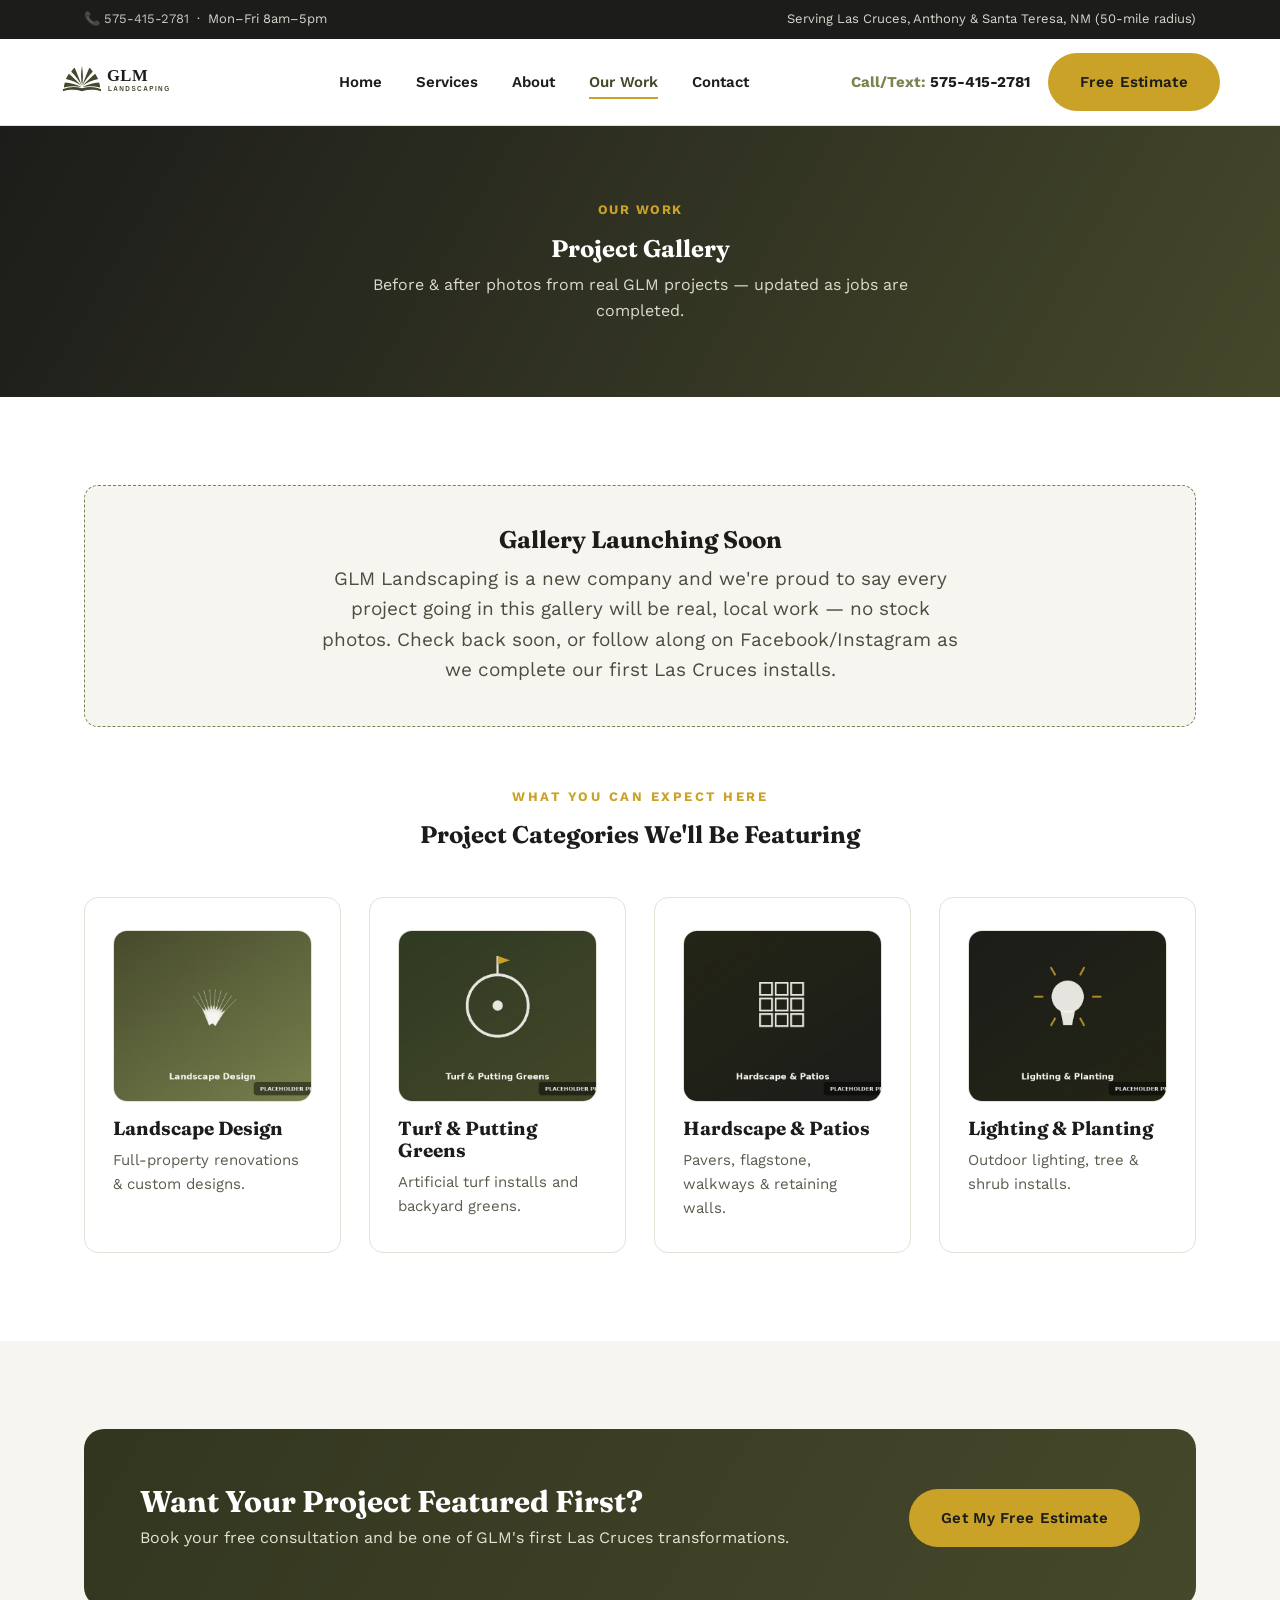
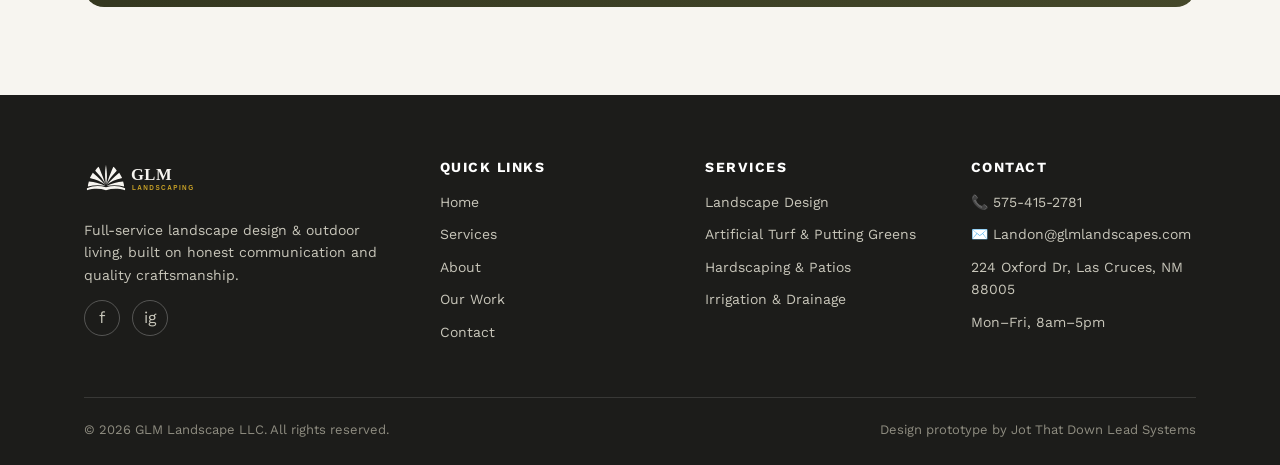
<file: gallery.html>
<!DOCTYPE html>
<html lang="en">
<head>
<meta charset="UTF-8">
<meta name="viewport" content="width=device-width, initial-scale=1.0">
<title>Our Work | GLM Landscaping — Las Cruces, NM</title>
<meta name="description" content="See the kinds of landscape design, turf, and hardscape projects GLM Landscaping builds for Las Cruces, NM homeowners.">
<meta name="robots" content="index, follow">
<!-- PLACEHOLDER DOMAIN: replace glmlandscapes.com below once confirmed -->
<link rel="canonical" href="https://www.glmlandscapes.com/gallery.html">

<link rel="icon" type="image/x-icon" href="favicon.ico">
<link rel="icon" type="image/png" sizes="32x32" href="assets/icons/favicon-32x32.png">
<link rel="icon" type="image/png" sizes="16x16" href="assets/icons/favicon-16x16.png">
<link rel="apple-touch-icon" sizes="180x180" href="assets/icons/apple-touch-icon.png">
<link rel="manifest" href="site.webmanifest">
<meta name="theme-color" content="#45482A">

<meta property="og:type" content="website">
<meta property="og:site_name" content="GLM Landscaping">
<meta property="og:url" content="https://www.glmlandscapes.com/gallery.html">
<meta property="og:title" content="Our Work | GLM Landscaping — Las Cruces, NM">
<meta property="og:description" content="See the kinds of landscape design, turf, and hardscape projects GLM Landscaping builds for Las Cruces, NM homeowners.">
<meta property="og:image" content="https://www.glmlandscapes.com/assets/img/gallery_design.jpg">
<meta property="og:locale" content="en_US">
<meta name="twitter:card" content="summary_large_image">
<meta name="twitter:title" content="Our Work | GLM Landscaping — Las Cruces, NM">
<meta name="twitter:description" content="Landscape design, turf, and hardscape projects for Las Cruces, NM homeowners.">
<meta name="twitter:image" content="https://www.glmlandscapes.com/assets/img/gallery_design.jpg">

<link rel="preconnect" href="https://fonts.googleapis.com">
<link href="https://fonts.googleapis.com/css2?family=Fraunces:wght@600;700&family=Work+Sans:wght@400;500;600;700&display=swap" rel="stylesheet">
<link rel="stylesheet" href="assets/styles.css">

<script type="application/ld+json">
{
  "@context": "https://schema.org",
  "@type": "HomeAndConstructionBusiness",
  "name": "GLM Landscaping",
  "alternateName": "GLM Landscape LLC",
  "image": "https://www.glmlandscapes.com/assets/img/hero_bg.jpg",
  "logo": "https://www.glmlandscapes.com/assets/icons/android-chrome-512x512.png",
  "url": "https://www.glmlandscapes.com/",
  "telephone": "+15754152781",
  "email": "Landon@glmlandscapes.com",
  "address": {
    "@type": "PostalAddress",
    "streetAddress": "224 Oxford Dr",
    "addressLocality": "Las Cruces",
    "addressRegion": "NM",
    "postalCode": "88005",
    "addressCountry": "US"
  },
  "areaServed": [
    { "@type": "City", "name": "Las Cruces, NM" },
    { "@type": "City", "name": "Anthony, NM" },
    { "@type": "City", "name": "Santa Teresa, NM" }
  ],
  "openingHoursSpecification": {
    "@type": "OpeningHoursSpecification",
    "dayOfWeek": ["Monday", "Tuesday", "Wednesday", "Thursday", "Friday"],
    "opens": "08:00",
    "closes": "17:00"
  },
  "priceRange": "$$"
}
</script>
</head>
<body>

<div class="topbar">
  <div class="container">
    <div>📞 <a href="tel:5754152781">575-415-2781</a> &nbsp;·&nbsp; Mon–Fri 8am–5pm</div>
    <div>Serving Las Cruces, Anthony &amp; Santa Teresa, NM (50‑mile radius)</div>
  </div>
</div>

<header class="site-header">
  <div class="container nav-row">
    <a href="index.html" class="logo-link"><img src="assets/logo_header.svg" alt="GLM Landscaping logo"></a>
    <nav class="main-nav">
      <ul>
        <li><a href="index.html">Home</a></li>
        <li><a href="services.html">Services</a></li>
        <li><a href="about.html">About</a></li>
        <li><a href="gallery.html" class="active">Our Work</a></li>
        <li><a href="contact.html">Contact</a></li>
      </ul>
    </nav>
    <div class="nav-actions">
      <div class="nav-phone"><span>Call/Text:</span> 575-415-2781</div>
      <a href="contact.html" class="btn btn-gold">Free Estimate</a>
      <button class="menu-toggle" aria-label="Menu">☰</button>
    </div>
  </div>
</header>

<section class="page-hero">
  <div class="container">
    <div class="breadcrumb">Our Work</div>
    <h1>Project Gallery</h1>
    <p>Before &amp; after photos from real GLM projects — updated as jobs are completed.</p>
  </div>
</section>

<section>
  <div class="container">
    <div class="coming-soon-banner">
      <h2 style="margin-bottom:10px;">Gallery Launching Soon</h2>
      <p class="lead" style="margin:0 auto;">GLM Landscaping is a new company and we're proud to say every project going in this gallery will be real, local work — no stock photos. Check back soon, or follow along on Facebook/Instagram as we complete our first Las Cruces installs.</p>
    </div>

    <div class="center" style="max-width:700px;margin:0 auto 48px;">
      <span class="eyebrow">What You Can Expect Here</span>
      <h2>Project Categories We'll Be Featuring</h2>
    </div>
    <div class="grid grid-4">
      <div class="card">
        <div class="img-frame"><img src="assets/img/gallery_design.jpg" alt="Placeholder photo — Landscape Design"></div>
        <h3>Landscape Design</h3>
        <p>Full-property renovations &amp; custom designs.</p>
      </div>
      <div class="card">
        <div class="img-frame"><img src="assets/img/gallery_turf.jpg" alt="Placeholder photo — Turf & Putting Greens"></div>
        <h3>Turf &amp; Putting Greens</h3>
        <p>Artificial turf installs and backyard greens.</p>
      </div>
      <div class="card">
        <div class="img-frame"><img src="assets/img/gallery_hardscape.jpg" alt="Placeholder photo — Hardscape & Patios"></div>
        <h3>Hardscape &amp; Patios</h3>
        <p>Pavers, flagstone, walkways &amp; retaining walls.</p>
      </div>
      <div class="card">
        <div class="img-frame"><img src="assets/img/gallery_lighting.jpg" alt="Placeholder photo — Lighting & Planting"></div>
        <h3>Lighting &amp; Planting</h3>
        <p>Outdoor lighting, tree &amp; shrub installs.</p>
      </div>
    </div>
  </div>
</section>

<section class="section-cream">
  <div class="container">
    <div class="cta-band" style="background:linear-gradient(120deg, var(--green-dark), var(--green));">
      <div>
        <h2>Want Your Project Featured First?</h2>
        <p>Book your free consultation and be one of GLM's first Las Cruces transformations.</p>
      </div>
      <a href="contact.html" class="btn btn-gold">Get My Free Estimate</a>
    </div>
  </div>
</section>

<footer class="site-footer">
  <div class="container">
    <div class="footer-grid">
      <div>
        <img src="assets/logo_header_light.svg" alt="GLM Landscaping" style="height:44px;margin-bottom:16px;">
        <p style="font-size:14px;">Full-service landscape design &amp; outdoor living, built on honest communication and quality craftsmanship.</p>
        <div class="social-row">
          <a href="#" aria-label="Facebook">f</a>
          <a href="#" aria-label="Instagram">ig</a>
        </div>
      </div>
      <div>
        <h4>Quick Links</h4>
        <ul>
          <li><a href="index.html">Home</a></li>
          <li><a href="services.html">Services</a></li>
          <li><a href="about.html">About</a></li>
          <li><a href="gallery.html">Our Work</a></li>
          <li><a href="contact.html">Contact</a></li>
        </ul>
      </div>
      <div>
        <h4>Services</h4>
        <ul>
          <li><a href="services.html">Landscape Design</a></li>
          <li><a href="services.html">Artificial Turf &amp; Putting Greens</a></li>
          <li><a href="services.html">Hardscaping &amp; Patios</a></li>
          <li><a href="services.html">Irrigation &amp; Drainage</a></li>
        </ul>
      </div>
      <div>
        <h4>Contact</h4>
        <ul>
          <li>📞 <a href="tel:5754152781">575-415-2781</a></li>
          <li>✉️ <a href="mailto:Landon@glmlandscapes.com">Landon@glmlandscapes.com</a></li>
          <li>224 Oxford Dr, Las Cruces, NM 88005</li>
          <li>Mon–Fri, 8am–5pm</li>
        </ul>
      </div>
    </div>
    <div class="footer-bottom">
      <div>© 2026 GLM Landscape LLC. All rights reserved.</div>
      <div>Design prototype by Jot That Down Lead Systems</div>
    </div>
  </div>
</footer>

<script src="assets/main.js"></script>
</body>
</html>
</file>
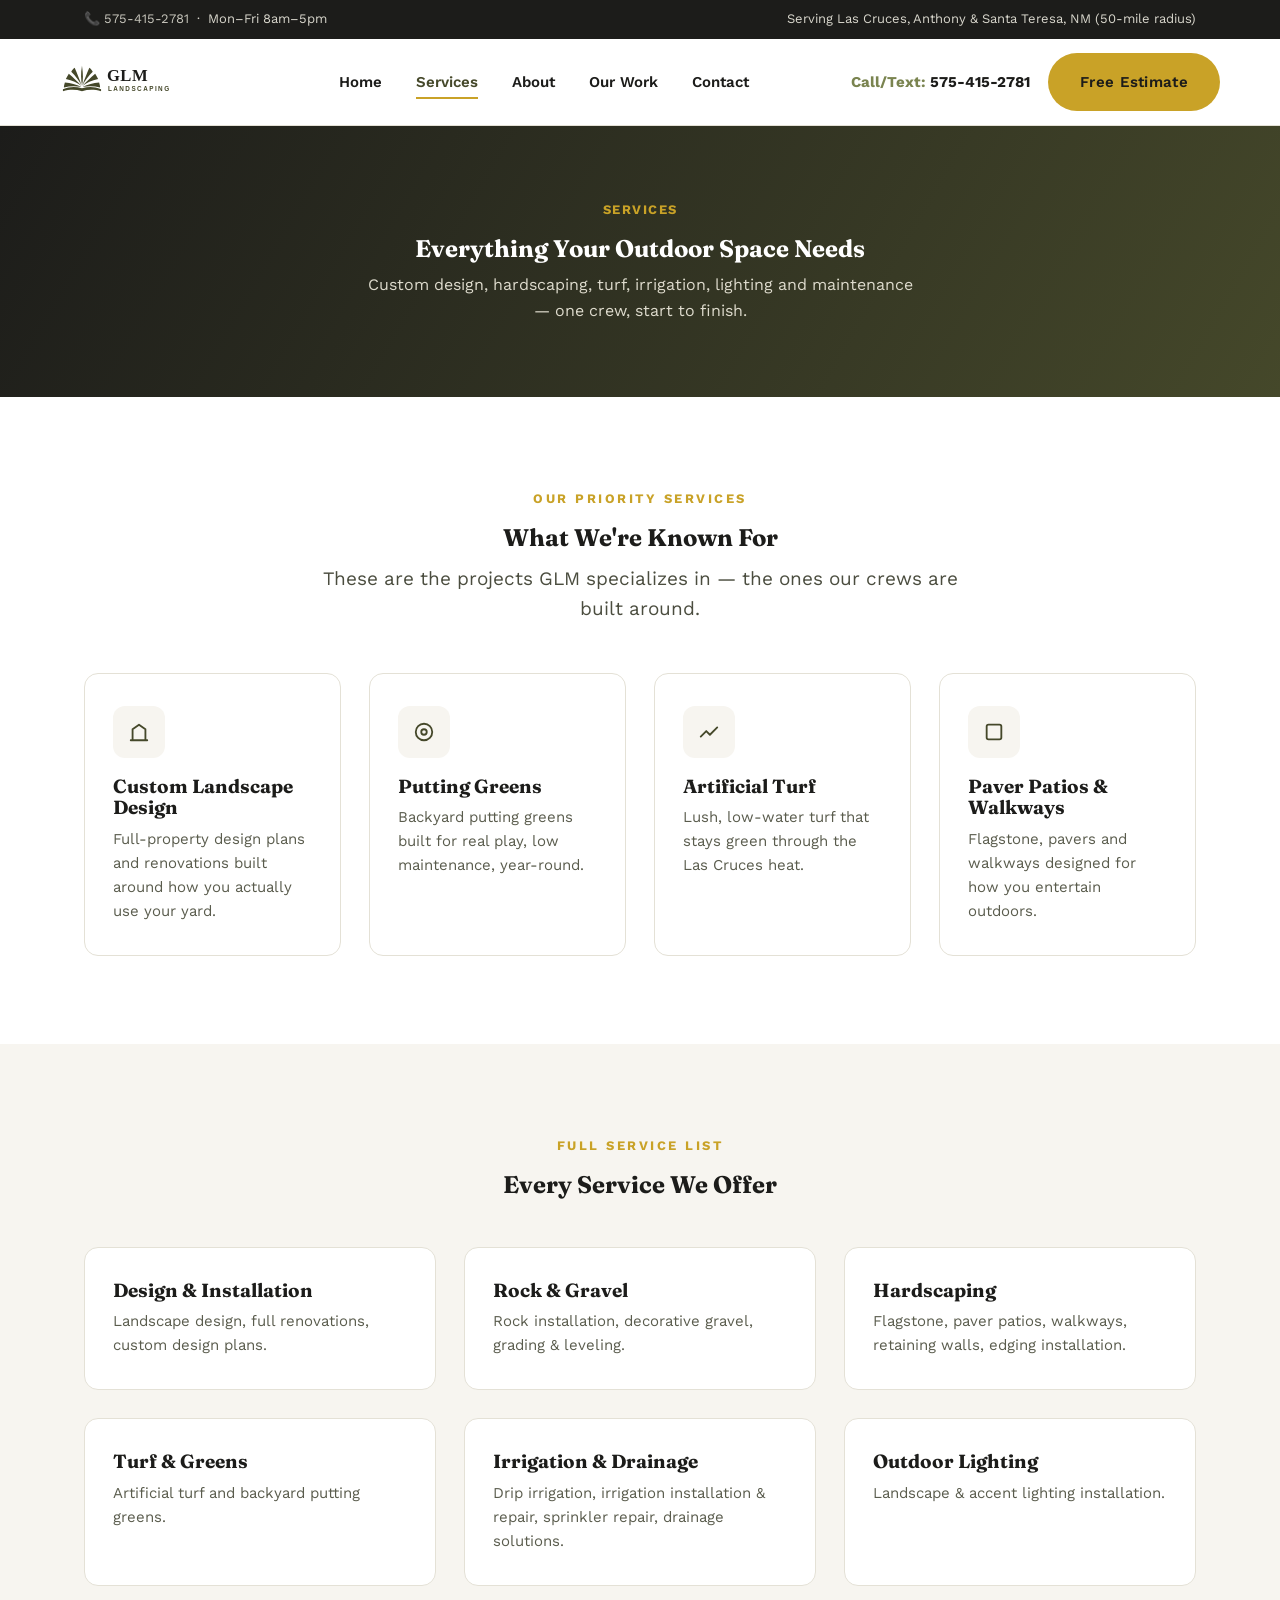
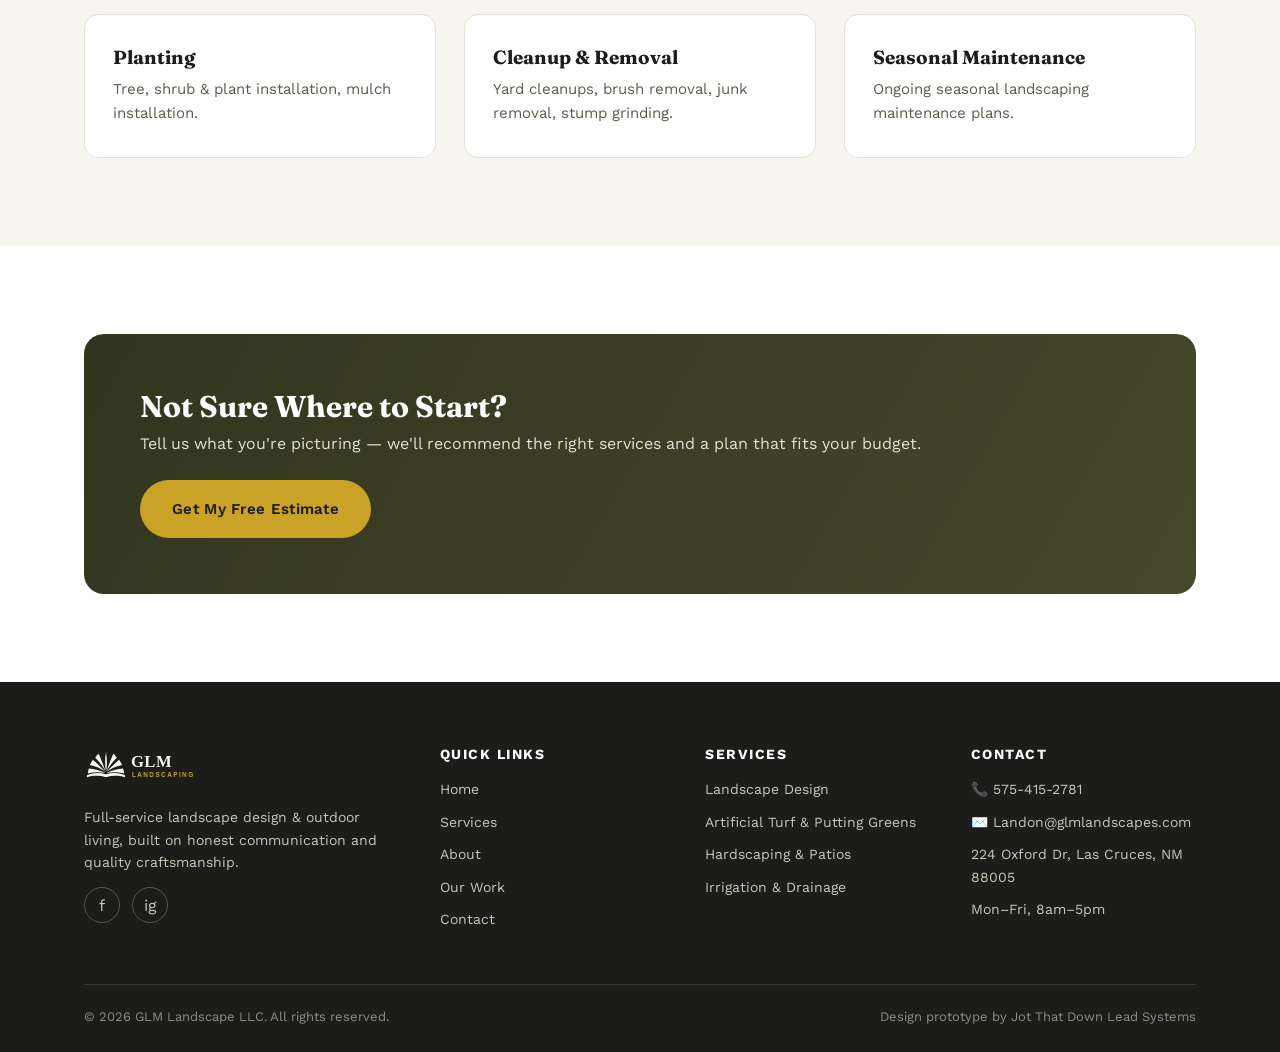
<file: services.html>
<!DOCTYPE html>
<html lang="en">
<head>
<meta charset="UTF-8">
<meta name="viewport" content="width=device-width, initial-scale=1.0">
<title>Services | GLM Landscaping — Las Cruces, NM</title>
<meta name="description" content="Landscape design, artificial turf &amp; putting greens, hardscaping, irrigation, lighting, planting, and yard maintenance — GLM Landscaping serves Las Cruces, Anthony &amp; Santa Teresa, NM.">
<meta name="robots" content="index, follow">
<!-- PLACEHOLDER DOMAIN: replace glmlandscapes.com below once confirmed -->
<link rel="canonical" href="https://www.glmlandscapes.com/services.html">

<link rel="icon" type="image/x-icon" href="favicon.ico">
<link rel="icon" type="image/png" sizes="32x32" href="assets/icons/favicon-32x32.png">
<link rel="icon" type="image/png" sizes="16x16" href="assets/icons/favicon-16x16.png">
<link rel="apple-touch-icon" sizes="180x180" href="assets/icons/apple-touch-icon.png">
<link rel="manifest" href="site.webmanifest">
<meta name="theme-color" content="#45482A">

<meta property="og:type" content="website">
<meta property="og:site_name" content="GLM Landscaping">
<meta property="og:url" content="https://www.glmlandscapes.com/services.html">
<meta property="og:title" content="Services | GLM Landscaping — Las Cruces, NM">
<meta property="og:description" content="Landscape design, artificial turf &amp; putting greens, hardscaping, irrigation, lighting, planting, and yard maintenance in Las Cruces, NM.">
<meta property="og:image" content="https://www.glmlandscapes.com/assets/img/gallery_hardscape.jpg">
<meta property="og:locale" content="en_US">
<meta name="twitter:card" content="summary_large_image">
<meta name="twitter:title" content="Services | GLM Landscaping — Las Cruces, NM">
<meta name="twitter:description" content="Landscape design, artificial turf &amp; putting greens, hardscaping, irrigation, lighting &amp; maintenance.">
<meta name="twitter:image" content="https://www.glmlandscapes.com/assets/img/gallery_hardscape.jpg">

<link rel="preconnect" href="https://fonts.googleapis.com">
<link href="https://fonts.googleapis.com/css2?family=Fraunces:wght@600;700&family=Work+Sans:wght@400;500;600;700&display=swap" rel="stylesheet">
<link rel="stylesheet" href="assets/styles.css">

<script type="application/ld+json">
{
  "@context": "https://schema.org",
  "@type": "HomeAndConstructionBusiness",
  "name": "GLM Landscaping",
  "alternateName": "GLM Landscape LLC",
  "image": "https://www.glmlandscapes.com/assets/img/hero_bg.jpg",
  "logo": "https://www.glmlandscapes.com/assets/icons/android-chrome-512x512.png",
  "url": "https://www.glmlandscapes.com/",
  "telephone": "+15754152781",
  "email": "Landon@glmlandscapes.com",
  "address": {
    "@type": "PostalAddress",
    "streetAddress": "224 Oxford Dr",
    "addressLocality": "Las Cruces",
    "addressRegion": "NM",
    "postalCode": "88005",
    "addressCountry": "US"
  },
  "areaServed": [
    { "@type": "City", "name": "Las Cruces, NM" },
    { "@type": "City", "name": "Anthony, NM" },
    { "@type": "City", "name": "Santa Teresa, NM" }
  ],
  "openingHoursSpecification": {
    "@type": "OpeningHoursSpecification",
    "dayOfWeek": ["Monday", "Tuesday", "Wednesday", "Thursday", "Friday"],
    "opens": "08:00",
    "closes": "17:00"
  },
  "priceRange": "$$"
}
</script>
</head>
<body>

<div class="topbar">
  <div class="container">
    <div>📞 <a href="tel:5754152781">575-415-2781</a> &nbsp;·&nbsp; Mon–Fri 8am–5pm</div>
    <div>Serving Las Cruces, Anthony &amp; Santa Teresa, NM (50‑mile radius)</div>
  </div>
</div>

<header class="site-header">
  <div class="container nav-row">
    <a href="index.html" class="logo-link"><img src="assets/logo_header.svg" alt="GLM Landscaping logo"></a>
    <nav class="main-nav">
      <ul>
        <li><a href="index.html">Home</a></li>
        <li><a href="services.html" class="active">Services</a></li>
        <li><a href="about.html">About</a></li>
        <li><a href="gallery.html">Our Work</a></li>
        <li><a href="contact.html">Contact</a></li>
      </ul>
    </nav>
    <div class="nav-actions">
      <div class="nav-phone"><span>Call/Text:</span> 575-415-2781</div>
      <a href="contact.html" class="btn btn-gold">Free Estimate</a>
      <button class="menu-toggle" aria-label="Menu">☰</button>
    </div>
  </div>
</header>

<section class="page-hero">
  <div class="container">
    <div class="breadcrumb">Services</div>
    <h1>Everything Your Outdoor Space Needs</h1>
    <p>Custom design, hardscaping, turf, irrigation, lighting and maintenance — one crew, start to finish.</p>
  </div>
</section>

<section>
  <div class="container">
    <div class="center" style="max-width:700px;margin:0 auto 48px;">
      <span class="eyebrow">Our Priority Services</span>
      <h2>What We're Known For</h2>
      <p class="lead">These are the projects GLM specializes in — the ones our crews are built around.</p>
    </div>
    <div class="grid grid-4">
      <div class="card">
        <div class="icon-wrap"><svg width="22" height="22" viewBox="0 0 24 24" fill="none"><path d="M3 21h18M5 21V9l7-5 7 5v12" stroke="currentColor" stroke-width="2" stroke-linecap="round" stroke-linejoin="round"/></svg></div>
        <h3>Custom Landscape Design</h3>
        <p>Full-property design plans and renovations built around how you actually use your yard.</p>
      </div>
      <div class="card">
        <div class="icon-wrap"><svg width="22" height="22" viewBox="0 0 24 24" fill="none"><circle cx="12" cy="12" r="9" stroke="currentColor" stroke-width="2"/><circle cx="12" cy="12" r="3" stroke="currentColor" stroke-width="2"/></svg></div>
        <h3>Putting Greens</h3>
        <p>Backyard putting greens built for real play, low maintenance, year‑round.</p>
      </div>
      <div class="card">
        <div class="icon-wrap"><svg width="22" height="22" viewBox="0 0 24 24" fill="none"><path d="M3 17l6-6 4 4 8-8" stroke="currentColor" stroke-width="2" stroke-linecap="round" stroke-linejoin="round"/></svg></div>
        <h3>Artificial Turf</h3>
        <p>Lush, low-water turf that stays green through the Las Cruces heat.</p>
      </div>
      <div class="card">
        <div class="icon-wrap"><svg width="22" height="22" viewBox="0 0 24 24" fill="none"><rect x="4" y="4" width="16" height="16" rx="2" stroke="currentColor" stroke-width="2"/></svg></div>
        <h3>Paver Patios &amp; Walkways</h3>
        <p>Flagstone, pavers and walkways designed for how you entertain outdoors.</p>
      </div>
    </div>
  </div>
</section>

<section class="section-cream">
  <div class="container">
    <div class="center" style="max-width:700px;margin:0 auto 48px;">
      <span class="eyebrow">Full Service List</span>
      <h2>Every Service We Offer</h2>
    </div>
    <div class="grid grid-3">
      <div class="card">
        <h3>Design &amp; Installation</h3>
        <p>Landscape design, full renovations, custom design plans.</p>
      </div>
      <div class="card">
        <h3>Rock &amp; Gravel</h3>
        <p>Rock installation, decorative gravel, grading &amp; leveling.</p>
      </div>
      <div class="card">
        <h3>Hardscaping</h3>
        <p>Flagstone, paver patios, walkways, retaining walls, edging installation.</p>
      </div>
      <div class="card">
        <h3>Turf &amp; Greens</h3>
        <p>Artificial turf and backyard putting greens.</p>
      </div>
      <div class="card">
        <h3>Irrigation &amp; Drainage</h3>
        <p>Drip irrigation, irrigation installation &amp; repair, sprinkler repair, drainage solutions.</p>
      </div>
      <div class="card">
        <h3>Outdoor Lighting</h3>
        <p>Landscape &amp; accent lighting installation.</p>
      </div>
      <div class="card">
        <h3>Planting</h3>
        <p>Tree, shrub &amp; plant installation, mulch installation.</p>
      </div>
      <div class="card">
        <h3>Cleanup &amp; Removal</h3>
        <p>Yard cleanups, brush removal, junk removal, stump grinding.</p>
      </div>
      <div class="card">
        <h3>Seasonal Maintenance</h3>
        <p>Ongoing seasonal landscaping maintenance plans.</p>
      </div>
    </div>
  </div>
</section>

<section>
  <div class="container">
    <div class="cta-band">
      <div>
        <h2>Not Sure Where to Start?</h2>
        <p>Tell us what you're picturing — we'll recommend the right services and a plan that fits your budget.</p>
      </div>
      <a href="contact.html" class="btn btn-gold">Get My Free Estimate</a>
    </div>
  </div>
</section>

<footer class="site-footer">
  <div class="container">
    <div class="footer-grid">
      <div>
        <img src="assets/logo_header_light.svg" alt="GLM Landscaping" style="height:44px;margin-bottom:16px;">
        <p style="font-size:14px;">Full-service landscape design &amp; outdoor living, built on honest communication and quality craftsmanship.</p>
        <div class="social-row">
          <a href="#" aria-label="Facebook">f</a>
          <a href="#" aria-label="Instagram">ig</a>
        </div>
      </div>
      <div>
        <h4>Quick Links</h4>
        <ul>
          <li><a href="index.html">Home</a></li>
          <li><a href="services.html">Services</a></li>
          <li><a href="about.html">About</a></li>
          <li><a href="gallery.html">Our Work</a></li>
          <li><a href="contact.html">Contact</a></li>
        </ul>
      </div>
      <div>
        <h4>Services</h4>
        <ul>
          <li><a href="services.html">Landscape Design</a></li>
          <li><a href="services.html">Artificial Turf &amp; Putting Greens</a></li>
          <li><a href="services.html">Hardscaping &amp; Patios</a></li>
          <li><a href="services.html">Irrigation &amp; Drainage</a></li>
        </ul>
      </div>
      <div>
        <h4>Contact</h4>
        <ul>
          <li>📞 <a href="tel:5754152781">575-415-2781</a></li>
          <li>✉️ <a href="mailto:Landon@glmlandscapes.com">Landon@glmlandscapes.com</a></li>
          <li>224 Oxford Dr, Las Cruces, NM 88005</li>
          <li>Mon–Fri, 8am–5pm</li>
        </ul>
      </div>
    </div>
    <div class="footer-bottom">
      <div>© 2026 GLM Landscape LLC. All rights reserved.</div>
      <div>Design prototype by Jot That Down Lead Systems</div>
    </div>
  </div>
</footer>

<script src="assets/main.js"></script>
</body>
</html>
</file>
<file: assets/styles.css>
/* ===========================================================
   GLM Landscaping — Site Stylesheet
   Palette pulled from supplied logo assets:
   Olive Green #45482A | Sage #7A8450 | Charcoal #1C1C1A
   Cream #F7F5F0 | Gold Accent #C9A227
   Built as simple, GHL/Hexona-friendly modular sections.
   =========================================================== */

:root{
  --green: #45482A;
  --green-dark: #33361f;
  --sage: #7A8450;
  --charcoal: #1C1C1A;
  --cream: #F7F5F0;
  --white: #FFFFFF;
  --gold: #C9A227;
  --line: #E4E1D6;
  --radius: 14px;
  --shadow: 0 10px 30px rgba(28,28,26,0.08);
  --shadow-lg: 0 20px 50px rgba(28,28,26,0.14);
}

*{box-sizing:border-box;}
html{scroll-behavior:smooth;}
body{
  margin:0;
  font-family:'Work Sans', Arial, sans-serif;
  color:var(--charcoal);
  background:var(--white);
  line-height:1.6;
}
h1,h2,h3,h4{
  font-family:'Fraunces', Georgia, serif;
  font-weight:700;
  line-height:1.15;
  margin:0 0 .5em;
  color:var(--charcoal);
}
p{margin:0 0 1em;}
a{color:inherit;text-decoration:none;}
img{max-width:100%;display:block;}
.container{max-width:1160px;margin:0 auto;padding:0 24px;}
section{padding:88px 0;}
.eyebrow{
  display:inline-block;
  font-size:13px;
  font-weight:700;
  letter-spacing:2.5px;
  text-transform:uppercase;
  color:var(--gold);
  margin-bottom:14px;
}
.center{text-align:center;}
.lead{font-size:19px;color:#4b4d3f;max-width:640px;}
.center .lead{margin-left:auto;margin-right:auto;}

/* ---------- Buttons ---------- */
.btn{
  display:inline-flex;
  align-items:center;
  gap:8px;
  padding:15px 30px;
  border-radius:999px;
  font-weight:600;
  font-size:15px;
  letter-spacing:.3px;
  cursor:pointer;
  border:2px solid transparent;
  transition:transform .15s ease, box-shadow .15s ease, background .15s ease;
}
.btn:hover{transform:translateY(-2px);}
.btn-gold{background:var(--gold);color:var(--charcoal);}
.btn-gold:hover{box-shadow:0 10px 24px rgba(201,162,39,.35);}
.btn-outline{border-color:var(--white);color:var(--white);}
.btn-outline:hover{background:var(--white);color:var(--green-dark);}
.btn-outline-dark{border-color:var(--green);color:var(--green);}
.btn-outline-dark:hover{background:var(--green);color:var(--white);}

/* ---------- Top utility bar ---------- */
.topbar{
  background:var(--charcoal);
  color:#d9d7cd;
  font-size:13px;
}
.topbar .container{
  display:flex;justify-content:space-between;align-items:center;
  padding-top:9px;padding-bottom:9px;
  flex-wrap:wrap; gap:6px;
}
.topbar a{opacity:.9;}
.topbar a:hover{opacity:1;color:var(--gold);}

/* ---------- Header / Nav ---------- */
header.site-header{
  background:var(--white);
  border-bottom:1px solid var(--line);
  position:sticky;top:0;z-index:50;
}
.nav-row{
  display:flex;align-items:center;justify-content:space-between;
  padding:14px 0;
}
.logo-link img{height:44px;width:auto;}
nav.main-nav ul{
  display:flex;gap:34px;list-style:none;margin:0;padding:0;
}
nav.main-nav a{
  font-weight:600;font-size:15px;color:var(--charcoal);
  padding:6px 0;border-bottom:2px solid transparent;
}
nav.main-nav a:hover, nav.main-nav a.active{border-color:var(--gold);color:var(--green);}
.nav-actions{display:flex;align-items:center;gap:18px;}
.nav-phone{font-weight:700;font-size:15px;}
.nav-phone span{color:var(--sage);}
.menu-toggle{display:none;background:none;border:none;font-size:26px;cursor:pointer;color:var(--charcoal);}

@media(max-width:900px){
  nav.main-nav{
    display:none;
    position:absolute;top:100%;left:0;right:0;
    background:var(--white);border-bottom:1px solid var(--line);
    box-shadow:var(--shadow);
  }
  nav.main-nav.open{display:block;}
  nav.main-nav ul{flex-direction:column;gap:0;padding:10px 24px 20px;}
  nav.main-nav li{border-top:1px solid var(--line);}
  nav.main-nav a{display:block;padding:14px 0;}
  .nav-phone{display:none;}
  .menu-toggle{display:block;}
}

/* ---------- Hero ---------- */
.hero{
  position:relative;
  background:
    linear-gradient(120deg, rgba(20,21,12,.68), rgba(40,42,24,.42)),
    url('img/hero_bg.jpg');
  background-size:cover;
  background-position:center;
  color:var(--white);
  padding:120px 0 140px;
  overflow:hidden;
}
.hero .container{position:relative;z-index:2;max-width:720px;}
.hero h1{color:var(--white);font-size:52px;margin-bottom:20px;}
.hero p.lead{color:#ece9dd;}
.hero-actions{display:flex;gap:16px;flex-wrap:wrap;margin-top:32px;}
.hero-trust{
  display:flex;gap:28px;flex-wrap:wrap;margin-top:56px;
  border-top:1px solid rgba(255,255,255,.25);padding-top:28px;
}
.hero-trust div{font-size:14px;font-weight:600;color:#ece9dd;display:flex;align-items:center;gap:8px;}
.hero-trust svg{flex-shrink:0;}

/* smaller page hero for inner pages */
.page-hero{
  background:linear-gradient(120deg, var(--charcoal), var(--green));
  color:var(--white);
  padding:74px 0;
  text-align:center;
}
.page-hero h1{color:var(--white);margin-bottom:10px;}
.page-hero p{color:#dedbcd;max-width:560px;margin:0 auto;}
.breadcrumb{font-size:13px;color:var(--gold);letter-spacing:1.5px;text-transform:uppercase;font-weight:700;margin-bottom:14px;}

/* ---------- Cards / grids ---------- */
.grid{display:grid;gap:28px;}
.grid-3{grid-template-columns:repeat(3,1fr);}
.grid-4{grid-template-columns:repeat(4,1fr);}
.grid-2{grid-template-columns:repeat(2,1fr);}
@media(max-width:900px){.grid-3,.grid-4{grid-template-columns:repeat(2,1fr);}}
@media(max-width:600px){.grid-3,.grid-4,.grid-2{grid-template-columns:1fr;}}

.card{
  background:var(--white);
  border:1px solid var(--line);
  border-radius:var(--radius);
  padding:32px 28px;
  transition:box-shadow .2s ease, transform .2s ease;
}
.card:hover{box-shadow:var(--shadow-lg);transform:translateY(-4px);}
.card .icon-wrap{
  width:52px;height:52px;border-radius:12px;
  background:var(--cream);
  display:flex;align-items:center;justify-content:center;
  margin-bottom:18px;color:var(--green);
}
.card h3{font-size:19px;margin-bottom:8px;}
.card p{font-size:15px;color:#5a5c4d;margin-bottom:0;}
.card .tag{
  display:inline-block;margin-top:14px;font-size:12px;font-weight:700;
  color:var(--gold);letter-spacing:1px;text-transform:uppercase;
}

/* ---------- Alt background sections ---------- */
.section-cream{background:var(--cream);}
.section-dark{background:var(--charcoal);color:#efeee6;}
.section-dark h2{color:var(--white);}
.section-dark .lead{color:#c9c8bc;}
.section-green{background:var(--green);color:var(--white);}
.section-green h2{color:var(--white);}

/* ---------- Process steps ---------- */
.steps{counter-reset:step;}
.step{position:relative;padding-left:64px;margin-bottom:36px;}
.step:last-child{margin-bottom:0;}
.step::before{
  counter-increment:step;content:counter(step);
  position:absolute;left:0;top:0;
  width:44px;height:44px;border-radius:50%;
  background:var(--gold);color:var(--charcoal);
  font-family:'Fraunces',serif;font-weight:700;font-size:18px;
  display:flex;align-items:center;justify-content:center;
}
.step h3{margin-bottom:6px;font-size:18px;}
.step p{color:#5a5c4d;margin:0;font-size:15px;}

/* ---------- CTA band ---------- */
.cta-band{
  background:linear-gradient(120deg, var(--green-dark), var(--green));
  color:var(--white);
  border-radius:20px;
  padding:56px;
  display:flex;justify-content:space-between;align-items:center;flex-wrap:wrap;gap:24px;
}
.cta-band h2{color:var(--white);margin-bottom:6px;font-size:30px;}
.cta-band p{color:#e4e2d4;margin:0;}

/* ---------- Forms (styled to mirror a GHL form embed) ---------- */
.form-card{
  background:var(--white);
  border:1px solid var(--line);
  border-radius:var(--radius);
  padding:36px;
  box-shadow:var(--shadow);
}
.form-embed-note{
  border:1px dashed var(--sage);
  background:var(--cream);
  border-radius:10px;
  padding:10px 14px;
  font-size:13px;
  color:var(--green-dark);
  margin-bottom:22px;
}
.field{margin-bottom:18px;}
.field label{display:block;font-size:13px;font-weight:700;margin-bottom:6px;color:var(--charcoal);}
.field input, .field select, .field textarea{
  width:100%;padding:13px 14px;border:1px solid var(--line);border-radius:8px;
  font-family:inherit;font-size:15px;background:var(--white);
}
.field input:focus, .field textarea:focus, .field select:focus{outline:2px solid var(--sage);}

/* ---------- Footer ---------- */
footer.site-footer{background:var(--charcoal);color:#c8c6ba;padding:64px 0 24px;}
.footer-grid{display:grid;grid-template-columns:1.4fr 1fr 1fr 1fr;gap:40px;margin-bottom:44px;}
@media(max-width:900px){.footer-grid{grid-template-columns:1fr 1fr;}}
@media(max-width:600px){.footer-grid{grid-template-columns:1fr;}}
footer h4{color:var(--white);font-family:'Work Sans',sans-serif;font-size:14px;text-transform:uppercase;letter-spacing:1.5px;margin-bottom:16px;}
footer ul{list-style:none;margin:0;padding:0;}
footer li{margin-bottom:10px;font-size:14px;}
footer a:hover{color:var(--gold);}
.footer-bottom{
  border-top:1px solid rgba(255,255,255,.12);
  padding-top:22px;font-size:13px;
  display:flex;justify-content:space-between;flex-wrap:wrap;gap:10px;
  color:#8f8d81;
}
.social-row{display:flex;gap:12px;margin-top:14px;}
.social-row a{
  width:36px;height:36px;border-radius:50%;border:1px solid rgba(255,255,255,.25);
  display:flex;align-items:center;justify-content:center;
}
.social-row a:hover{background:var(--gold);border-color:var(--gold);color:var(--charcoal);}

/* ---------- Misc ---------- */
.badge-list{display:flex;flex-wrap:wrap;gap:12px;margin-top:10px;}
.badge{
  background:var(--cream);border:1px solid var(--line);border-radius:999px;
  padding:8px 16px;font-size:13px;font-weight:600;color:var(--green-dark);
}
.two-col{display:grid;grid-template-columns:1fr 1fr;gap:56px;align-items:center;}
@media(max-width:900px){.two-col{grid-template-columns:1fr;}}
.img-placeholder{
  background:linear-gradient(135deg,var(--sage),var(--green));
  border-radius:var(--radius);
  min-height:320px;
  display:flex;align-items:center;justify-content:center;
  color:rgba(255,255,255,.85);font-size:14px;font-weight:600;text-align:center;padding:24px;
}
.img-frame{
  border-radius:var(--radius);
  overflow:hidden;
  box-shadow:var(--shadow);
  min-height:320px;
}
.img-frame img{width:100%;height:100%;object-fit:cover;display:block;min-height:320px;}
.card .img-frame{min-height:170px;margin-bottom:16px;box-shadow:none;border:1px solid var(--line);}
.card .img-frame img{min-height:170px;}
.coming-soon-banner{
  background:var(--cream);border:1px dashed var(--sage);border-radius:var(--radius);
  padding:40px;text-align:center;margin-bottom:56px;
}
</file>
